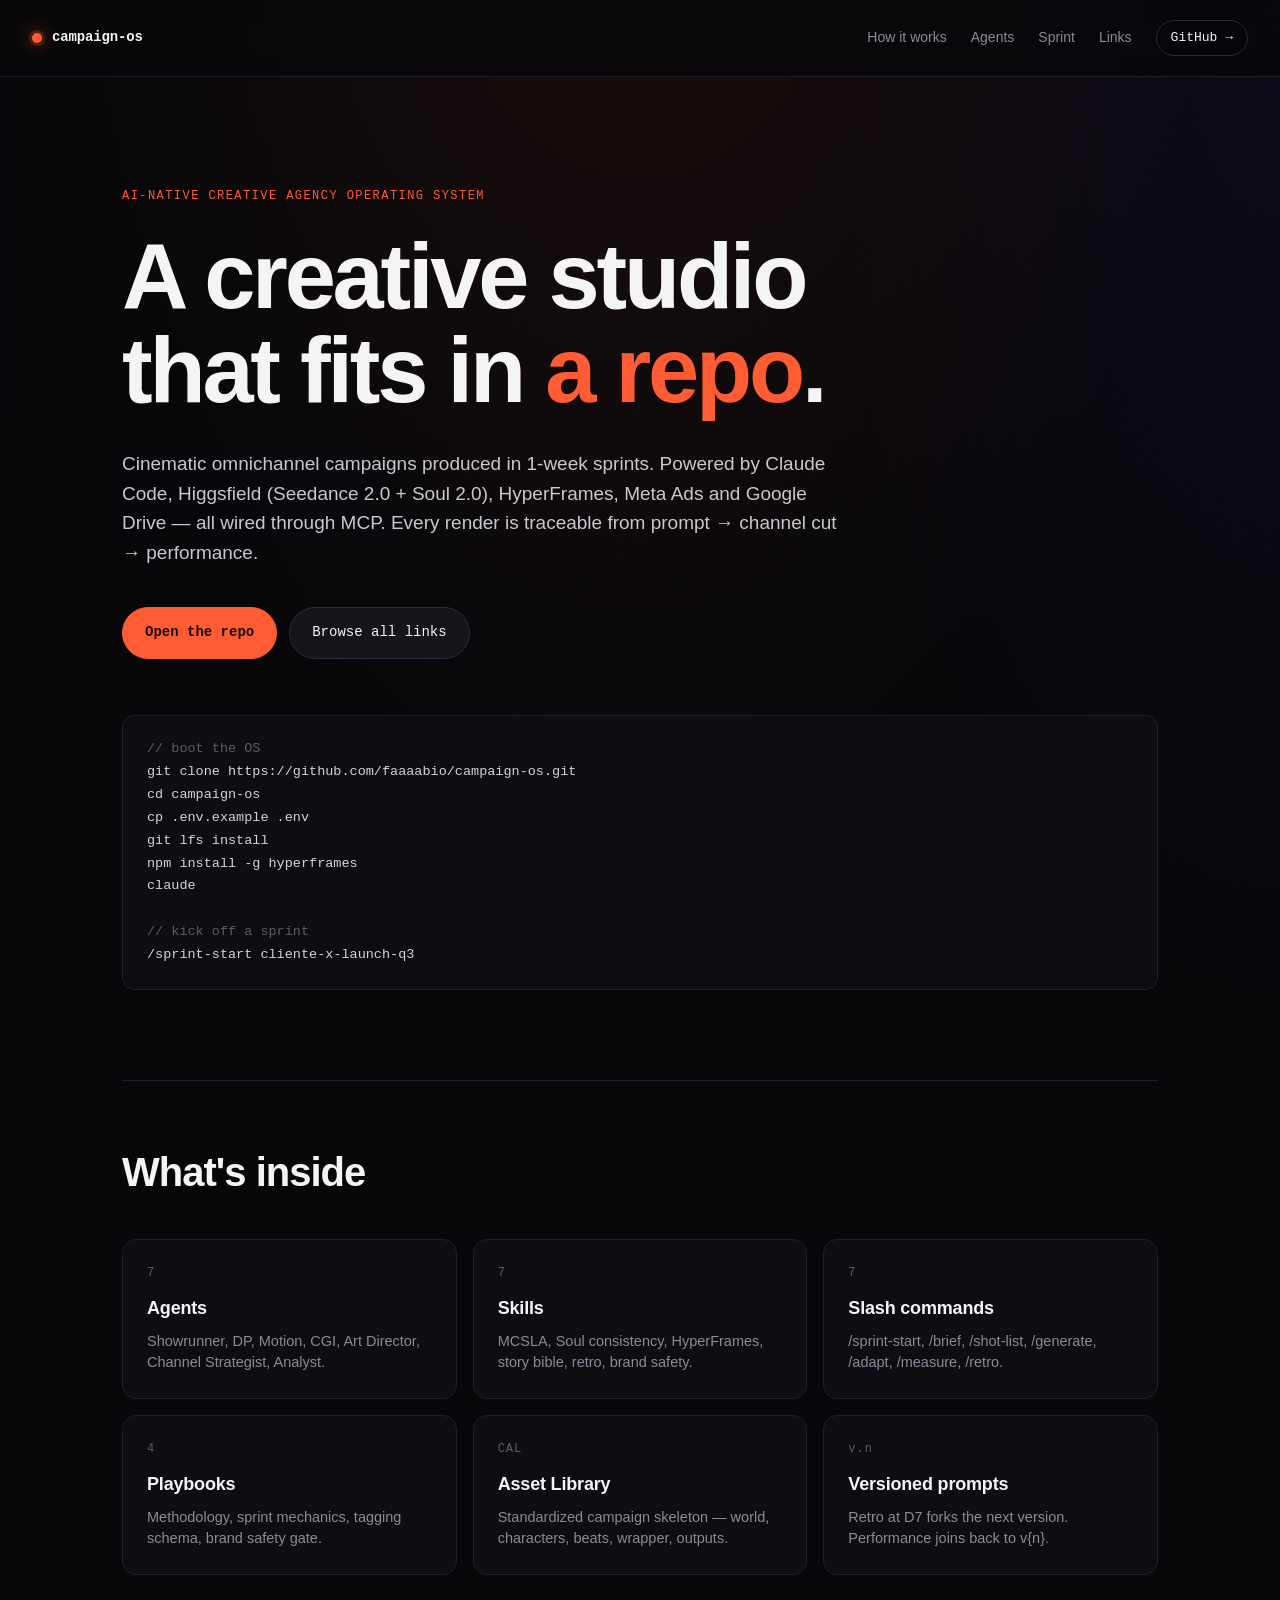
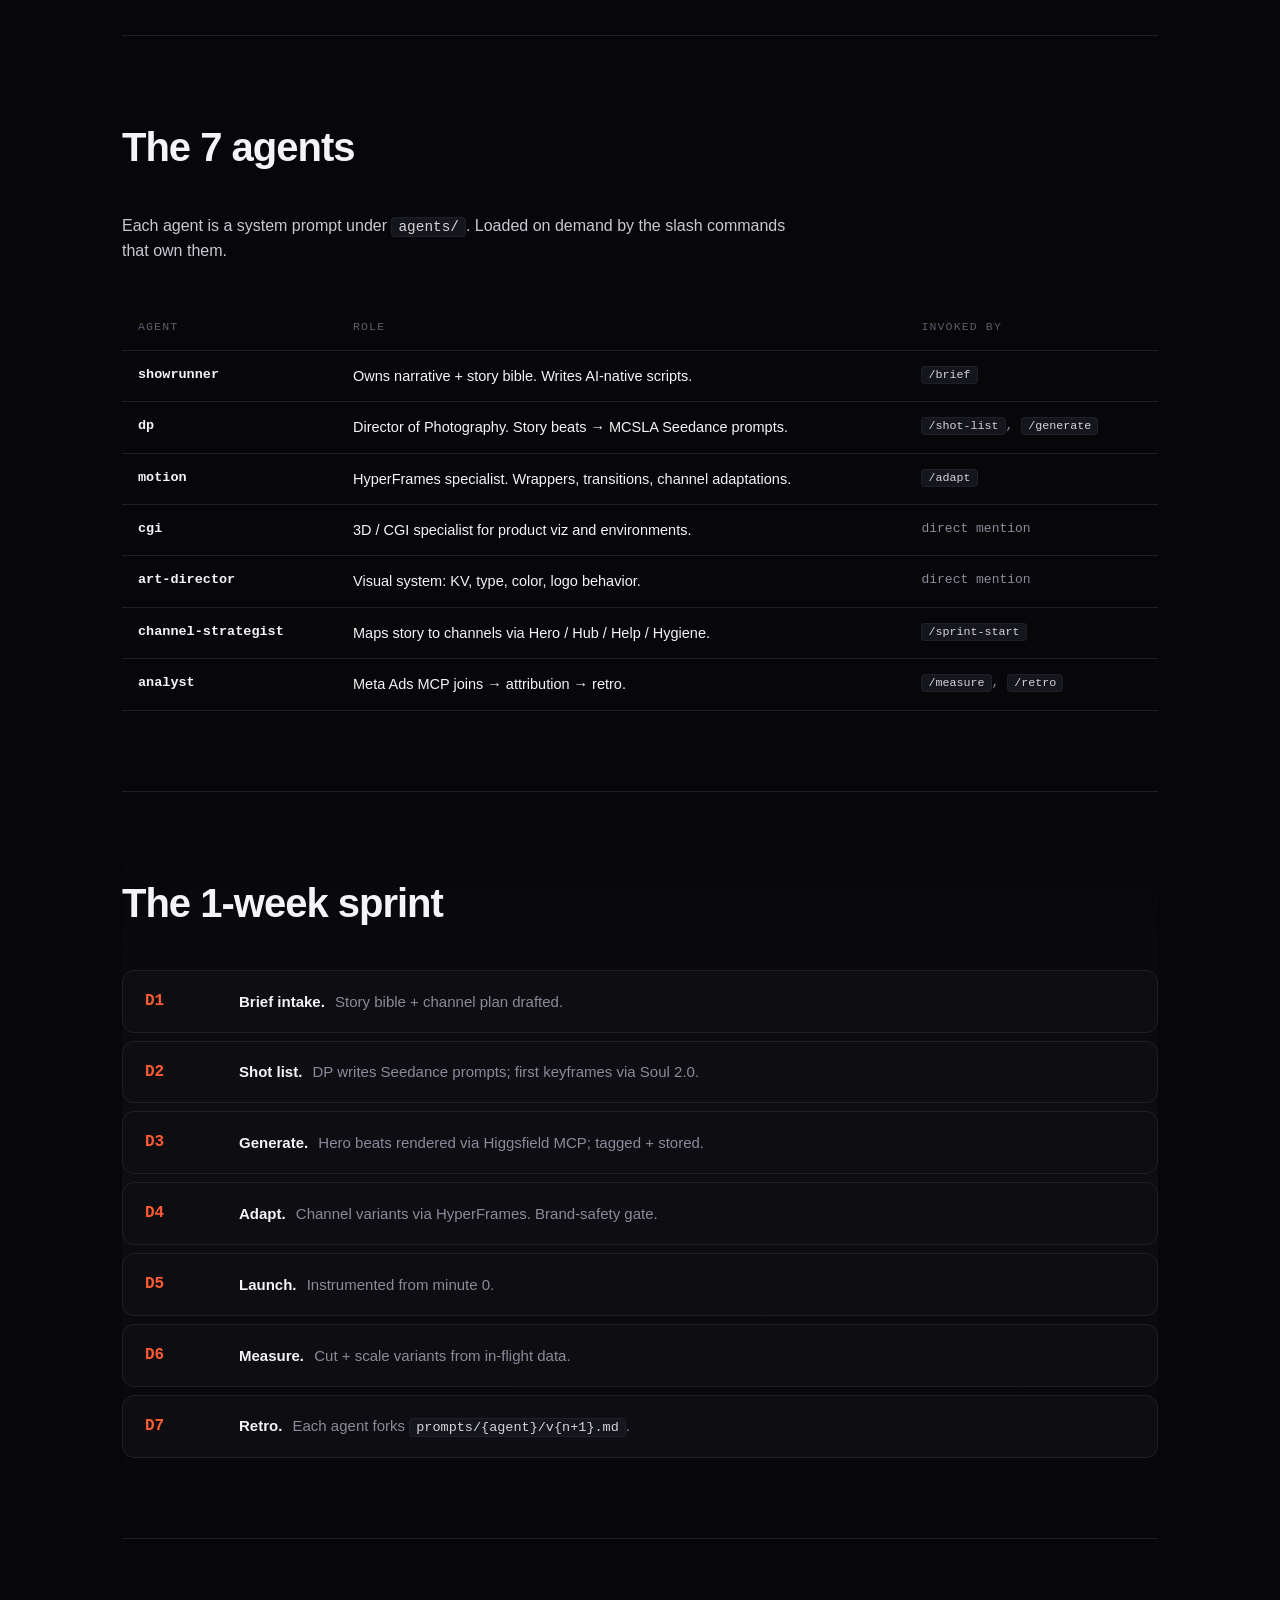
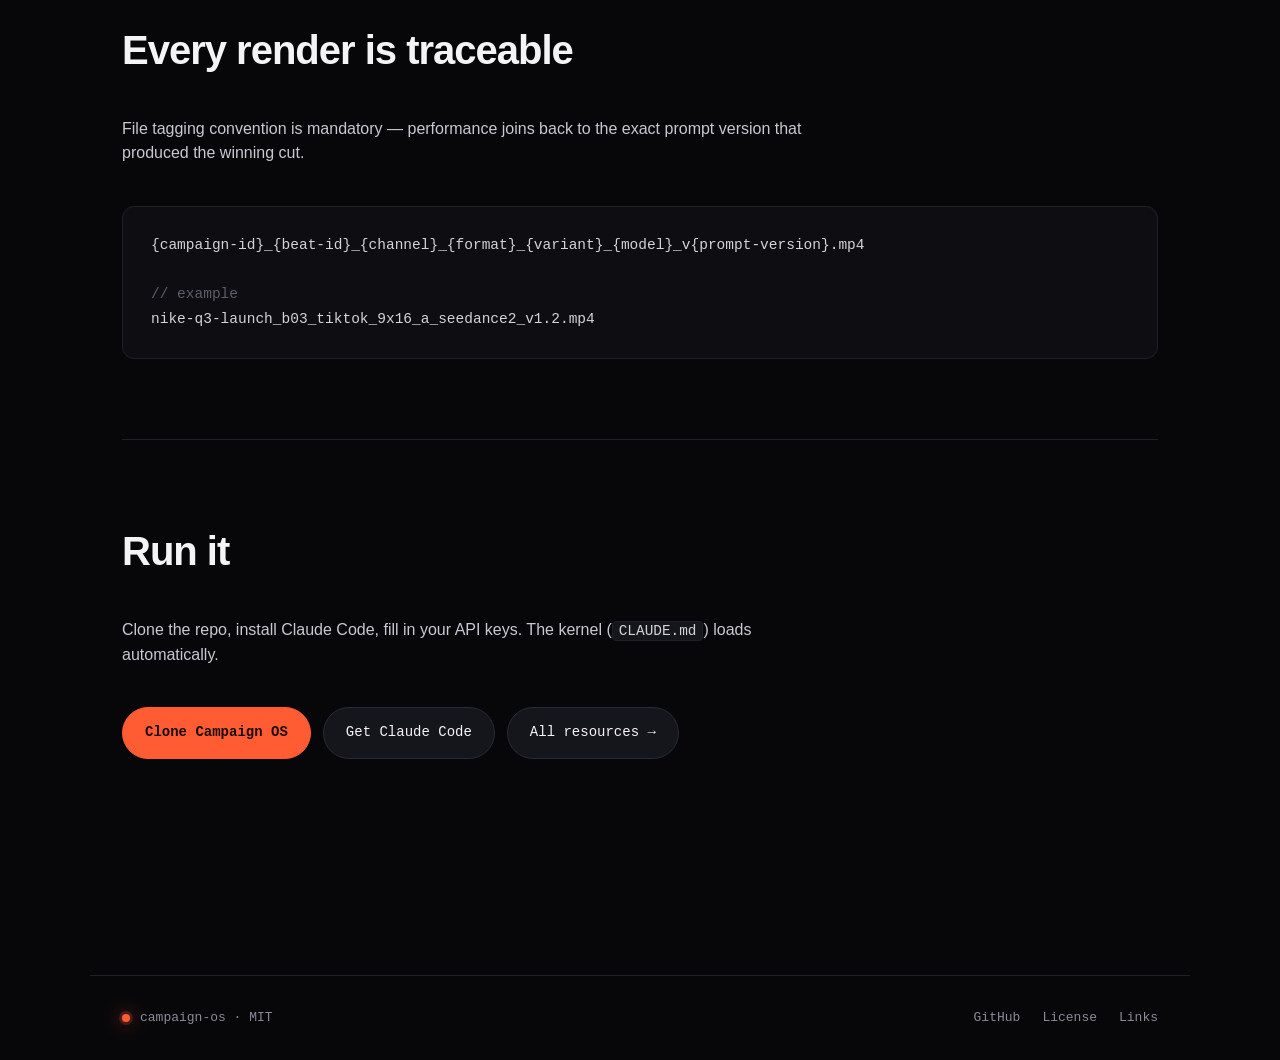
<file: index.html>
<!doctype html>
<html lang="en">
  <head>
    <meta charset="utf-8" />
    <meta name="viewport" content="width=device-width, initial-scale=1" />
    <title>Campaign OS — AI-native creative agency, in a repo</title>
    <meta
      name="description"
      content="An AI-native creative agency operating system. Cinematic omnichannel campaigns in 1-week sprints. Runs on Claude Code via terminal."
    />
    <meta property="og:title" content="Campaign OS" />
    <meta
      property="og:description"
      content="AI-native creative agency operating system. Cinematic campaigns in 1-week sprints."
    />
    <meta property="og:type" content="website" />
    <link rel="icon" href="data:image/svg+xml,%3Csvg xmlns='http://www.w3.org/2000/svg' viewBox='0 0 100 100'%3E%3Ctext y='.9em' font-size='90'%3E%E2%97%89%3C/text%3E%3C/svg%3E" />
    <link rel="stylesheet" href="styles.css" />
  </head>
  <body>
    <header class="nav">
      <a class="brand" href="/">
        <span class="brand-dot"></span>
        <span class="brand-name">campaign-os</span>
      </a>
      <nav>
        <a href="#how">How it works</a>
        <a href="#agents">Agents</a>
        <a href="#sprint">Sprint</a>
        <a href="links.html">Links</a>
        <a class="ghost" href="https://github.com/faaaabio/campaign-os" target="_blank" rel="noopener">GitHub →</a>
      </nav>
    </header>

    <main>
      <section class="hero">
        <p class="eyebrow">AI-native creative agency operating system</p>
        <h1>
          A creative studio<br />
          that fits in <span class="accent">a repo</span>.
        </h1>
        <p class="lede">
          Cinematic omnichannel campaigns produced in 1-week sprints. Powered by Claude Code,
          Higgsfield (Seedance 2.0 + Soul 2.0), HyperFrames, Meta Ads and Google Drive — all wired
          through MCP. Every render is traceable from prompt → channel cut → performance.
        </p>

        <div class="cta">
          <a class="btn primary" href="https://github.com/faaaabio/campaign-os" target="_blank" rel="noopener">
            Open the repo
          </a>
          <a class="btn" href="links.html">Browse all links</a>
        </div>

        <pre class="codeblock" aria-label="Quick start">
<span class="c">// boot the OS</span>
git clone https://github.com/faaaabio/campaign-os.git
cd campaign-os
cp .env.example .env
git lfs install
npm install -g hyperframes
claude

<span class="c">// kick off a sprint</span>
/sprint-start cliente-x-launch-q3</pre>
      </section>

      <section class="grid" id="how">
        <h2>What's inside</h2>
        <div class="cards">
          <a class="card" href="links.html#agents">
            <span class="num">7</span>
            <h3>Agents</h3>
            <p>Showrunner, DP, Motion, CGI, Art Director, Channel Strategist, Analyst.</p>
          </a>
          <a class="card" href="links.html#skills">
            <span class="num">7</span>
            <h3>Skills</h3>
            <p>MCSLA, Soul consistency, HyperFrames, story bible, retro, brand safety.</p>
          </a>
          <a class="card" href="links.html#commands">
            <span class="num">7</span>
            <h3>Slash commands</h3>
            <p>/sprint-start, /brief, /shot-list, /generate, /adapt, /measure, /retro.</p>
          </a>
          <a class="card" href="links.html#playbooks">
            <span class="num">4</span>
            <h3>Playbooks</h3>
            <p>Methodology, sprint mechanics, tagging schema, brand safety gate.</p>
          </a>
          <a class="card" href="links.html#cal">
            <span class="num">CAL</span>
            <h3>Asset Library</h3>
            <p>Standardized campaign skeleton — world, characters, beats, wrapper, outputs.</p>
          </a>
          <a class="card" href="links.html#prompts">
            <span class="num">v.n</span>
            <h3>Versioned prompts</h3>
            <p>Retro at D7 forks the next version. Performance joins back to v{n}.</p>
          </a>
        </div>
      </section>

      <section id="agents" class="band">
        <h2>The 7 agents</h2>
        <p class="lede small">
          Each agent is a system prompt under <code>agents/</code>. Loaded on demand by the slash
          commands that own them.
        </p>
        <table class="roles">
          <thead>
            <tr><th>Agent</th><th>Role</th><th>Invoked by</th></tr>
          </thead>
          <tbody>
            <tr><td><strong>showrunner</strong></td><td>Owns narrative + story bible. Writes AI-native scripts.</td><td><code>/brief</code></td></tr>
            <tr><td><strong>dp</strong></td><td>Director of Photography. Story beats → MCSLA Seedance prompts.</td><td><code>/shot-list</code>, <code>/generate</code></td></tr>
            <tr><td><strong>motion</strong></td><td>HyperFrames specialist. Wrappers, transitions, channel adaptations.</td><td><code>/adapt</code></td></tr>
            <tr><td><strong>cgi</strong></td><td>3D / CGI specialist for product viz and environments.</td><td>direct mention</td></tr>
            <tr><td><strong>art-director</strong></td><td>Visual system: KV, type, color, logo behavior.</td><td>direct mention</td></tr>
            <tr><td><strong>channel-strategist</strong></td><td>Maps story to channels via Hero / Hub / Help / Hygiene.</td><td><code>/sprint-start</code></td></tr>
            <tr><td><strong>analyst</strong></td><td>Meta Ads MCP joins → attribution → retro.</td><td><code>/measure</code>, <code>/retro</code></td></tr>
          </tbody>
        </table>
      </section>

      <section id="sprint" class="band alt">
        <h2>The 1-week sprint</h2>
        <ol class="sprint">
          <li><span class="day">D1</span><div><strong>Brief intake.</strong> Story bible + channel plan drafted.</div></li>
          <li><span class="day">D2</span><div><strong>Shot list.</strong> DP writes Seedance prompts; first keyframes via Soul 2.0.</div></li>
          <li><span class="day">D3</span><div><strong>Generate.</strong> Hero beats rendered via Higgsfield MCP; tagged + stored.</div></li>
          <li><span class="day">D4</span><div><strong>Adapt.</strong> Channel variants via HyperFrames. Brand-safety gate.</div></li>
          <li><span class="day">D5</span><div><strong>Launch.</strong> Instrumented from minute 0.</div></li>
          <li><span class="day">D6</span><div><strong>Measure.</strong> Cut + scale variants from in-flight data.</div></li>
          <li><span class="day">D7</span><div><strong>Retro.</strong> Each agent forks <code>prompts/{agent}/v{n+1}.md</code>.</div></li>
        </ol>
      </section>

      <section class="band tagging">
        <h2>Every render is traceable</h2>
        <p class="lede small">File tagging convention is mandatory — performance joins back to the exact prompt version that produced the winning cut.</p>
        <pre class="codeblock big">{campaign-id}_{beat-id}_{channel}_{format}_{variant}_{model}_v{prompt-version}.mp4

<span class="c">// example</span>
nike-q3-launch_b03_tiktok_9x16_a_seedance2_v1.2.mp4</pre>
      </section>

      <section class="band cta-band">
        <h2>Run it</h2>
        <p class="lede small">
          Clone the repo, install Claude Code, fill in your API keys. The kernel
          (<code>CLAUDE.md</code>) loads automatically.
        </p>
        <div class="cta">
          <a class="btn primary" href="https://github.com/faaaabio/campaign-os" target="_blank" rel="noopener">Clone Campaign OS</a>
          <a class="btn" href="https://claude.com/claude-code" target="_blank" rel="noopener">Get Claude Code</a>
          <a class="btn" href="links.html">All resources →</a>
        </div>
      </section>
    </main>

    <footer>
      <div>
        <span class="brand-dot small"></span>
        <span>campaign-os · MIT</span>
      </div>
      <div class="footer-links">
        <a href="https://github.com/faaaabio/campaign-os" target="_blank" rel="noopener">GitHub</a>
        <a href="https://github.com/faaaabio/campaign-os/blob/main/LICENSE" target="_blank" rel="noopener">License</a>
        <a href="links.html">Links</a>
      </div>
    </footer>
  </body>
</html>
</file>
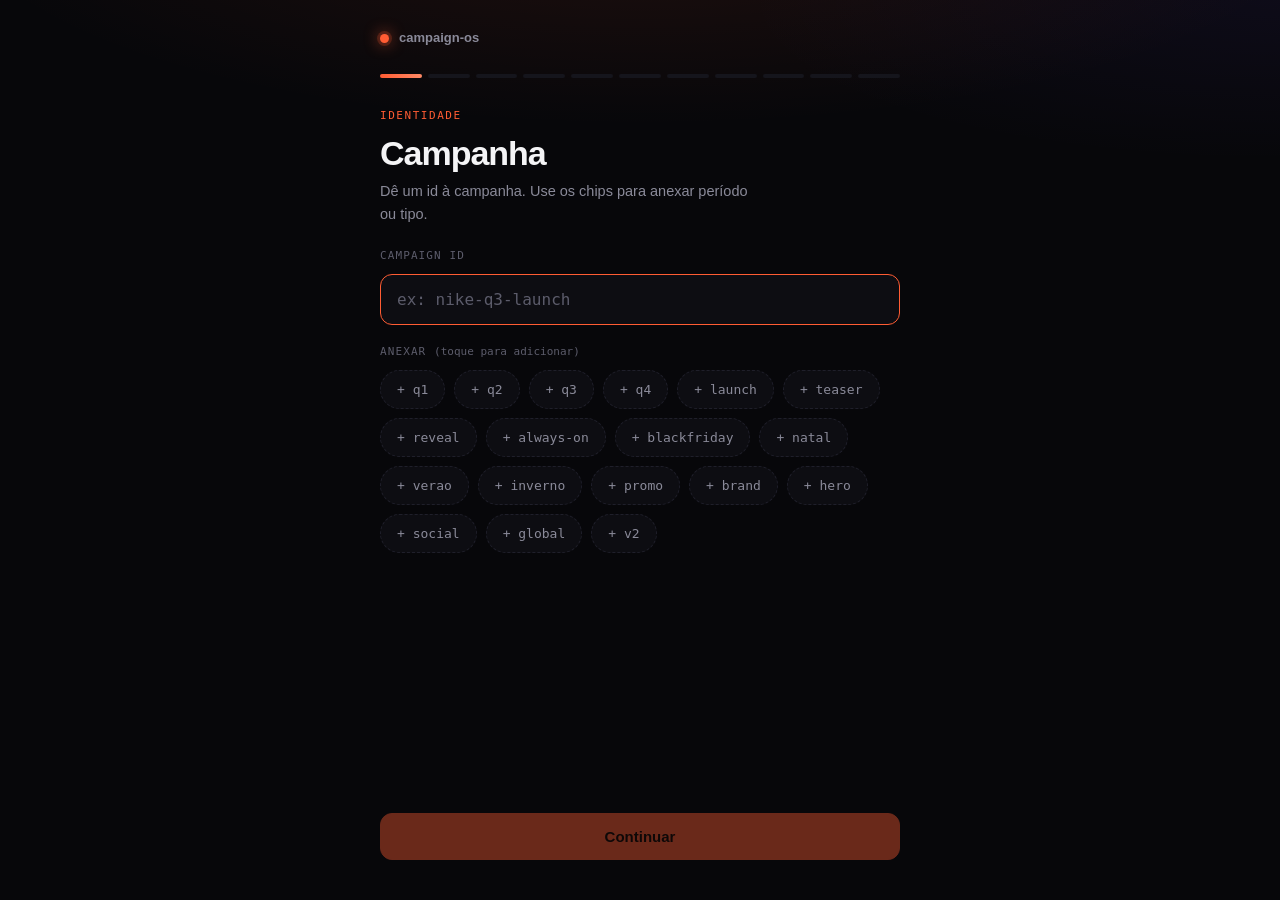
<file: campaign-builder.html>
<!doctype html>
<html lang="pt-BR">
<head>
<meta charset="utf-8" />
<meta name="viewport" content="width=device-width, initial-scale=1, viewport-fit=cover" />
<meta name="theme-color" content="#07070a" />
<title>Campaign OS — Criar campanha</title>
<meta name="description" content="Assistente guiado para criar uma campanha do Campaign OS: presets em chips a cada etapa, gera o brief.md e a sequência de comandos." />
<link rel="icon" href="data:image/svg+xml,%3Csvg xmlns='http://www.w3.org/2000/svg' viewBox='0 0 100 100'%3E%3Ctext y='.9em' font-size='90'%3E%E2%97%89%3C/text%3E%3C/svg%3E" />
<style>
:root{
  --bg:#07070a; --bg-2:#0d0d12; --bg-3:#15151c;
  --border:#1f1f2a; --border-2:#2a2a38;
  --text:#f4f4f6; --muted:#8a8a99; --muted-2:#5c5c6b;
  --accent:#ff5c33; --accent-soft:rgba(255,92,51,.12);
  --ok:#43d17a;
  --sans:-apple-system,BlinkMacSystemFont,"Inter","Segoe UI",Roboto,sans-serif;
  --mono:ui-monospace,"SF Mono",Menlo,Consolas,monospace;
}
*{box-sizing:border-box}
html,body{margin:0;padding:0}
body{
  background:
    radial-gradient(ellipse 90% 40% at 50% -10%,rgba(255,92,51,.10),transparent 60%),
    radial-gradient(ellipse 70% 30% at 100% 0%,rgba(120,80,255,.06),transparent 60%),
    var(--bg);
  color:var(--text); font-family:var(--sans); line-height:1.55;
  -webkit-font-smoothing:antialiased; min-height:100vh;
}
.wrap{max-width:560px;margin:0 auto;padding:28px 20px calc(40px + env(safe-area-inset-bottom,0px));min-height:100vh;display:flex;flex-direction:column}

/* brand */
.brand{display:inline-flex;align-items:center;gap:10px;font-size:13px;font-weight:600;color:var(--muted);margin-bottom:26px}
.brand .dot{width:9px;height:9px;border-radius:50%;background:var(--accent);box-shadow:0 0 0 3px rgba(255,92,51,.2),0 0 16px var(--accent)}

/* progress */
.progress{display:flex;gap:6px;margin-bottom:24px}
.progress .seg{height:4px;flex:1;border-radius:999px;background:var(--bg-3);overflow:hidden}
.progress .seg.done{background:var(--accent)}
.progress .seg.cur{background:linear-gradient(90deg,var(--accent),#ff8a66)}

/* head */
.head{display:flex;align-items:center;gap:12px;margin-bottom:6px}
.back{width:36px;height:36px;flex:none;border-radius:10px;border:1px solid var(--border-2);background:var(--bg-2);color:var(--text);font-size:20px;line-height:1;cursor:pointer;transition:.14s}
.back:hover{border-color:var(--accent);color:var(--accent)}
.back[hidden]{display:none}
.eyebrow{font-family:var(--mono);font-size:11px;letter-spacing:.14em;text-transform:uppercase;color:var(--accent)}
h1{font-size:clamp(26px,6vw,34px);letter-spacing:-.03em;margin:2px 0 8px;line-height:1.1}
.hint{color:var(--muted);font-size:14.5px;margin:0 0 22px;max-width:46ch}

/* step body */
.step{flex:1;animation:rise .22s ease}
@keyframes rise{from{opacity:0;transform:translateY(6px)}to{opacity:1;transform:none}}

.field{margin-bottom:18px}
.label{display:block;font-family:var(--mono);font-size:11px;letter-spacing:.1em;text-transform:uppercase;color:var(--muted-2);margin-bottom:10px}
.label .opt{text-transform:none;letter-spacing:0;color:var(--muted-2)}
input.txt{width:100%;background:var(--bg-2);border:1px solid var(--border);border-radius:12px;padding:15px 16px;color:var(--text);font-family:var(--mono);font-size:16px;outline:none;transition:.15s}
input.txt:focus{border-color:var(--accent)}
input.txt::placeholder{color:var(--muted-2)}

/* chips */
.chips{display:flex;flex-wrap:wrap;gap:9px}
.chip{font-family:var(--mono);font-size:13px;color:var(--muted);background:var(--bg-2);border:1px solid var(--border);border-radius:999px;padding:11px 16px;cursor:pointer;transition:.14s;user-select:none}
.chip:hover{border-color:var(--border-2);color:var(--text)}
.chip.on{background:var(--accent);border-color:var(--accent);color:#1a0a04;font-weight:600}
.chip.preset{border-style:dashed}
.chip.preset:hover{border-style:solid;border-color:var(--accent);color:var(--accent)}
.chip.preset.on{border-style:solid;background:var(--accent);color:#1a0a04}
.sub{font-size:12.5px;color:var(--muted-2);margin:10px 0 0}

/* nav */
.nav{display:flex;gap:10px;margin-top:26px}
.btn{flex:1;padding:14px;border-radius:12px;border:1px solid var(--border-2);background:var(--bg-3);color:var(--text);font-family:var(--sans);font-size:15px;font-weight:600;cursor:pointer;transition:.15s}
.btn:hover:not(:disabled){border-color:#4a4a5c;background:#1c1c26}
.btn:disabled{opacity:.4;cursor:not-allowed}
.btn.primary{background:var(--accent);border-color:var(--accent);color:#1a0a04}
.btn.primary:hover:not(:disabled){background:#ff734d;border-color:#ff734d;box-shadow:0 8px 26px rgba(255,92,51,.3)}

/* summary */
.out{margin-bottom:16px}
.out h3{font-family:var(--mono);font-size:11px;letter-spacing:.12em;text-transform:uppercase;color:var(--muted-2);margin:0 0 10px}
.code{position:relative;background:var(--bg-2);border:1px solid var(--border);border-radius:12px;padding:16px 16px;font-family:var(--mono);font-size:13px;line-height:1.7;color:#d4d4d8;white-space:pre-wrap;word-break:break-word;overflow-x:auto}
.code .c{color:var(--muted-2)}
.copy{position:absolute;top:10px;right:10px;font-family:var(--mono);font-size:11px;font-weight:600;color:#1a0a04;background:var(--accent);border:none;border-radius:7px;padding:7px 10px;cursor:pointer;transition:.15s}
.copy:hover{background:#ff734d}
.copy.done{background:var(--ok);color:#04140a}
.recap{display:grid;gap:6px;margin-bottom:18px}
.recap .row{display:flex;gap:10px;font-size:13.5px;border-bottom:1px solid var(--border);padding:9px 2px}
.recap .row:last-child{border-bottom:none}
.recap .k{font-family:var(--mono);font-size:11px;letter-spacing:.06em;text-transform:uppercase;color:var(--muted-2);width:84px;flex:none;padding-top:2px}
.recap .v{color:var(--text)}
.recap .v.empty{color:var(--muted-2)}

.toast{position:fixed;left:50%;bottom:26px;transform:translateX(-50%) translateY(20px);background:var(--text);color:var(--bg);font-family:var(--mono);font-size:13px;font-weight:600;padding:10px 18px;border-radius:999px;opacity:0;pointer-events:none;transition:.25s;z-index:80}
.toast.show{opacity:1;transform:translateX(-50%) translateY(0)}
</style>
</head>
<body>
<div class="wrap">
  <span class="brand"><span class="dot"></span>campaign-os</span>

  <div class="progress" id="progress"></div>

  <div class="head">
    <button class="back" id="back" aria-label="Voltar" hidden>‹</button>
    <div>
      <span class="eyebrow" id="eyebrow">Etapa 1</span>
    </div>
  </div>
  <h1 id="title">Campanha</h1>
  <p class="hint" id="hint"></p>

  <div class="step" id="step"></div>

  <div class="nav" id="nav"></div>
</div>

<div class="toast" id="toast"></div>

<script>
(()=>{
"use strict";
const $=(s,r=document)=>r.querySelector(s);

const CHANNELS=["tiktok","reels","yt-shorts","yt","meta-feed","stories","pinterest","linkedin","x","threads","whatsapp","kwai","snapchat","twitch","spotify","ctv","ooh","email"];
const CHANNEL_BUNDLES={
  "Shorts verticais":["tiktok","reels","yt-shorts","kwai"],
  "Meta":["meta-feed","stories","reels"],
  "Profissional":["linkedin","yt","x"],
  "Mídia paga":["meta-feed","ctv","ooh"],
  "Conversa / CRM":["whatsapp","email"],
  "Tudo":[...CHANNELS]
};

const STEPS=[
  {key:"id",title:"Campanha",eyebrow:"Identidade",hint:"Dê um id à campanha. Use os chips para anexar período ou tipo.",
   type:"text",placeholder:"ex: nike-q3-launch",
   presets:["q1","q2","q3","q4","launch","teaser","reveal","always-on","blackfriday","natal","verao","inverno","promo","brand","hero","social","global","v2"]},
  {key:"objetivo",title:"Objetivo",hint:"Qual o objetivo principal da campanha?",
   type:"single",opts:["Lançamento","Awareness","Consideração","Performance / conversão","Geração de leads","Engajamento","Tráfego","Retenção / fidelização","Reposicionamento","Sazonal","Branding"]},
  {key:"produto",title:"Produto",hint:"Qual a natureza do que está sendo anunciado?",
   type:"single",opts:["Produto físico","App / software","Serviço","Assinatura","Plataforma","Evento","Coleção","Conteúdo / mídia","Experiência"]},
  {key:"setor",title:"Setor",hint:"Em que indústria a campanha vive?",
   type:"single",opts:["Moda","Beleza","Tech","Alimentos & bebidas","Varejo","Finanças","Saúde & bem-estar","Educação","Games","Automotivo","Viagem & turismo","Esporte","Entretenimento","Imobiliário"]},
  {key:"tom",title:"Tom",hint:"Escolha um ou mais tons para a direção criativa.",
   type:"multi",opts:["Cinematográfico","Minimalista","Divertido","Sofisticado","Energético","Emocional","Ousado","Aspiracional","Nostálgico","Autêntico","Provocativo","Futurista","Caloroso","Urbano","Artesanal","Premium"]},
  {key:"referencias",title:"Referências",hint:"Referências de linguagem / mood. Marque quantas quiser.",
   type:"multi",opts:["A24 / indie","Editorial de moda","Documentário","Apple / clean","Nike / esporte","Wes Anderson","Cyberpunk","Y2K","Vintage 90s","Lo-fi","Streetwear / hype","Luxo editorial","Sci-fi","Brutalista","Sonho / surreal"]},
  {key:"estilos",title:"Estilos",hint:"Estilos visuais para os shots. Marque um ou mais.",
   type:"multi",opts:["Film grain","Neon","Pastel","Preto & branco","Alto contraste","Slow motion","Macro / detalhe","Aéreo / drone","Stop motion","3D / CGI","Glitch","Duotone","Golden hour","Estúdio limpo","Handheld"]},
  {key:"publico",title:"Público",hint:"Para quem é a campanha? Pode marcar mais de um.",
   type:"multi",opts:["Gen Z","Millennials","Gen X","Boomers","Famílias","Pais & mães","Estudantes","Profissionais B2B","Pequenos negócios","Criativos","Entusiastas / nicho","Público local","Audiência global","Premium / luxo"]},
  {key:"canais",title:"Canais",hint:"Onde a campanha será distribuída. Use um pacote ou escolha avulso.",
   type:"channels"},
  {key:"prazo",title:"Prazo",hint:"Qual a cadência da produção?",
   type:"single",opts:["Sprint 1 semana","2 semanas","Relâmpago (3 dias)"]},
  {key:"resumo",title:"Tudo pronto",eyebrow:"Resumo",hint:"Copie o brief e a sequência de comandos para o Claude Code.",
   type:"summary"},
];

const state=load();
let i=state._i||0;

function load(){try{return JSON.parse(localStorage.getItem("cob"))||{}}catch{return {}}}
function save(){try{state._i=i;localStorage.setItem("cob",JSON.stringify(state))}catch{}}
function toast(m){const t=$("#toast");t.textContent=m;t.classList.add("show");clearTimeout(toast._t);toast._t=setTimeout(()=>t.classList.remove("show"),1600)}
function slug(s){return (s||"").toLowerCase().normalize("NFD").replace(/[̀-ͯ]/g,"").replace(/[^a-z0-9]+/g,"-").replace(/^-+|-+$/g,"")}

function go(n){i=Math.max(0,Math.min(STEPS.length-1,n));save();render()}

function render(){
  const s=STEPS[i];
  // progress
  $("#progress").innerHTML=STEPS.map((_,k)=>`<span class="seg ${k<i?"done":k===i?"cur":""}"></span>`).join("");
  $("#eyebrow").textContent=s.eyebrow||("Etapa "+(i+1));
  $("#title").textContent=s.title;
  $("#hint").textContent=s.hint||"";
  $("#back").hidden=i===0;
  const step=$("#step");step.innerHTML="";
  const nav=$("#nav");nav.innerHTML="";

  if(s.type==="text"){
    const f=document.createElement("div");f.className="field";
    f.innerHTML=`<label class="label">campaign id</label>`;
    const inp=document.createElement("input");inp.className="txt";inp.value=state.id||"";inp.placeholder=s.placeholder;
    inp.spellcheck=false;inp.autocomplete="off";
    inp.addEventListener("input",()=>{state.id=slug(inp.value);if(inp.value!==state.id)inp.value=state.id;save();syncIdChips();updateNav()});
    f.appendChild(inp);
    const lab=document.createElement("label");lab.className="label";lab.style.marginTop="16px";lab.innerHTML=`anexar <span class="opt">(toque para adicionar)</span>`;
    const chips=document.createElement("div");chips.className="chips";chips.id="idchips";
    s.presets.forEach(p=>{
      const c=document.createElement("button");c.className="chip preset";c.textContent="+ "+p;c.dataset.tok=p;
      c.addEventListener("click",()=>{
        const tok="-"+p;state.id=slug((state.id||"")+ (state.id?tok:p));
        inp.value=state.id;save();syncIdChips();updateNav();
      });
      chips.appendChild(c);
    });
    step.appendChild(f);step.appendChild(lab);step.appendChild(chips);
    navContinue();
    syncIdChips();
  }

  else if(s.type==="single"){
    const chips=document.createElement("div");chips.className="chips";
    s.opts.forEach(o=>{
      const c=document.createElement("button");c.className="chip";c.textContent=o;
      if(state[s.key]===o)c.classList.add("on");
      c.addEventListener("click",()=>{state[s.key]=o;save();render();setTimeout(()=>go(i+1),200)});
      chips.appendChild(c);
    });
    step.appendChild(chips);
    navContinue();
  }

  else if(s.type==="multi"){
    state[s.key]=state[s.key]||[];
    const chips=document.createElement("div");chips.className="chips";
    s.opts.forEach(o=>{
      const c=document.createElement("button");c.className="chip";c.textContent=o;
      if(state[s.key].includes(o))c.classList.add("on");
      c.addEventListener("click",()=>{
        state[s.key]=state[s.key].includes(o)?state[s.key].filter(x=>x!==o):[...state[s.key],o];
        c.classList.toggle("on");save();updateNav();
      });
      chips.appendChild(c);
    });
    step.appendChild(chips);
    navContinue();
  }

  else if(s.type==="channels"){
    state.canais=state.canais||[];
    const lb=document.createElement("label");lb.className="label";lb.innerHTML=`pacotes <span class="opt">(aplicam vários)</span>`;
    const bundles=document.createElement("div");bundles.className="chips";
    Object.entries(CHANNEL_BUNDLES).forEach(([name,list])=>{
      const c=document.createElement("button");c.className="chip preset";c.textContent=name;
      c.addEventListener("click",()=>{state.canais=[...list];save();render()});
      bundles.appendChild(c);
    });
    const lb2=document.createElement("label");lb2.className="label";lb2.style.marginTop="16px";lb2.textContent="canais";
    const chips=document.createElement("div");chips.className="chips";
    CHANNELS.forEach(ch=>{
      const c=document.createElement("button");c.className="chip";c.textContent=ch;
      if(state.canais.includes(ch))c.classList.add("on");
      c.addEventListener("click",()=>{
        state.canais=state.canais.includes(ch)?state.canais.filter(x=>x!==ch):[...state.canais,ch];
        c.classList.toggle("on");save();updateNav()});
      chips.appendChild(c);
    });
    step.appendChild(lb);step.appendChild(bundles);step.appendChild(lb2);step.appendChild(chips);
    navContinue();
  }

  else if(s.type==="summary"){
    const id=state.id||"minha-campanha";
    const recap=[
      ["objetivo",state.objetivo],
      ["produto",state.produto],
      ["setor",state.setor],
      ["tom",(state.tom||[]).join(", ")],
      ["referências",(state.referencias||[]).join(", ")],
      ["estilos",(state.estilos||[]).join(", ")],
      ["público",(state.publico||[]).join(", ")],
      ["canais",(state.canais||[]).join(", ")],
      ["prazo",state.prazo],
    ];
    const r=document.createElement("div");r.className="recap";
    r.innerHTML=recap.map(([k,v])=>`<div class="row"><span class="k">${k}</span><span class="v ${v?"":"empty"}">${v||"—"}</span></div>`).join("");
    step.appendChild(r);

    const brief=briefMd(id);
    const cmds=commands(id);
    step.appendChild(block("brief.md",brief));
    step.appendChild(block("comandos (Claude Code)",cmds));

    const restart=document.createElement("button");restart.className="btn";restart.textContent="Recomeçar";
    restart.addEventListener("click",()=>{for(const k in state)delete state[k];i=0;save();render()});
    nav.appendChild(restart);
    const top=document.createElement("button");top.className="btn primary";top.textContent="Copiar tudo";
    top.addEventListener("click",()=>copy(brief+"\n\n"+cmds,top));
    nav.appendChild(top);
  }

  if(s.type==="text")setTimeout(()=>{const el=$("input.txt");el&&el.focus()},30);
  $("#back").onclick=()=>go(i-1);
}

function navContinue(){
  const nav=$("#nav");
  const b=document.createElement("button");b.className="btn primary";b.id="cont";
  b.textContent=i===STEPS.length-2?"Ver resumo":"Continuar";
  b.addEventListener("click",()=>go(i+1));
  nav.appendChild(b);
  updateNav();
}
function updateNav(){
  const s=STEPS[i],b=$("#cont");if(!b)return;
  let ok=true;
  if(s.type==="text")ok=!!(state.id&&state.id.length>=2);
  else if(s.type==="multi")ok=(state[s.key]||[]).length>0;
  else if(s.type==="channels")ok=(state.canais||[]).length>0;
  b.disabled=!ok;
}
function syncIdChips(){
  const wrap=$("#idchips");if(!wrap)return;
  const parts=(state.id||"").split("-");
  [...wrap.children].forEach(c=>c.classList.toggle("on",parts.includes(c.dataset.tok)));
}

function briefMd(id){
  const L=[];
  L.push("# Brief — "+id);
  L.push("");
  L.push("- Objetivo: "+(state.objetivo||""));
  L.push("- Produto: "+(state.produto||""));
  L.push("- Setor: "+(state.setor||""));
  L.push("- Tom: "+((state.tom||[]).join(", ")));
  L.push("- Referências: "+((state.referencias||[]).join(", ")));
  L.push("- Estilos: "+((state.estilos||[]).join(", ")));
  L.push("- Público: "+((state.publico||[]).join(", ")));
  L.push("- Canais: "+((state.canais||[]).join(", ")));
  L.push("- Prazo: "+(state.prazo||""));
  return L.join("\n");
}
function commands(id){
  const ch=(state.canais||[]).join(",");
  const L=[];
  L.push("# 1 — cria a campanha + brief");
  L.push("/sprint-start "+id);
  L.push("/brief");
  L.push("");
  L.push("# 2 — produção");
  L.push("/shot-list");
  L.push("/generate b01");
  L.push("/adapt b01"+(ch?" --channels="+ch:""));
  L.push("");
  L.push("# 3 — pós-launch");
  L.push("/measure");
  L.push("/retro");
  return L.join("\n");
}
function block(title,text){
  const w=document.createElement("div");w.className="out";
  const h=document.createElement("h3");h.textContent=title;
  const pre=document.createElement("div");pre.className="code";
  pre.innerHTML=text.replace(/[&<>]/g,c=>({"&":"&amp;","<":"&lt;",">":"&gt;"}[c])).replace(/^(#.*)$/gm,'<span class="c">$1</span>');
  const cp=document.createElement("button");cp.className="copy";cp.textContent="Copiar";
  cp.addEventListener("click",()=>copy(text,cp));
  pre.appendChild(cp);
  w.appendChild(h);w.appendChild(pre);return w;
}
async function copy(text,btn){
  try{await navigator.clipboard.writeText(text)}catch{
    const t=document.createElement("textarea");t.value=text;t.style.position="fixed";t.style.opacity="0";document.body.appendChild(t);t.select();try{document.execCommand("copy")}catch{}t.remove();
  }
  if(btn){const p=btn.textContent;btn.textContent="Copiado ✓";btn.classList.add("done");setTimeout(()=>{btn.textContent=p;btn.classList.remove("done")},1300)}
  toast("Copiado ✓");
}

render();
})();
</script>
</body>
</html>
</file>
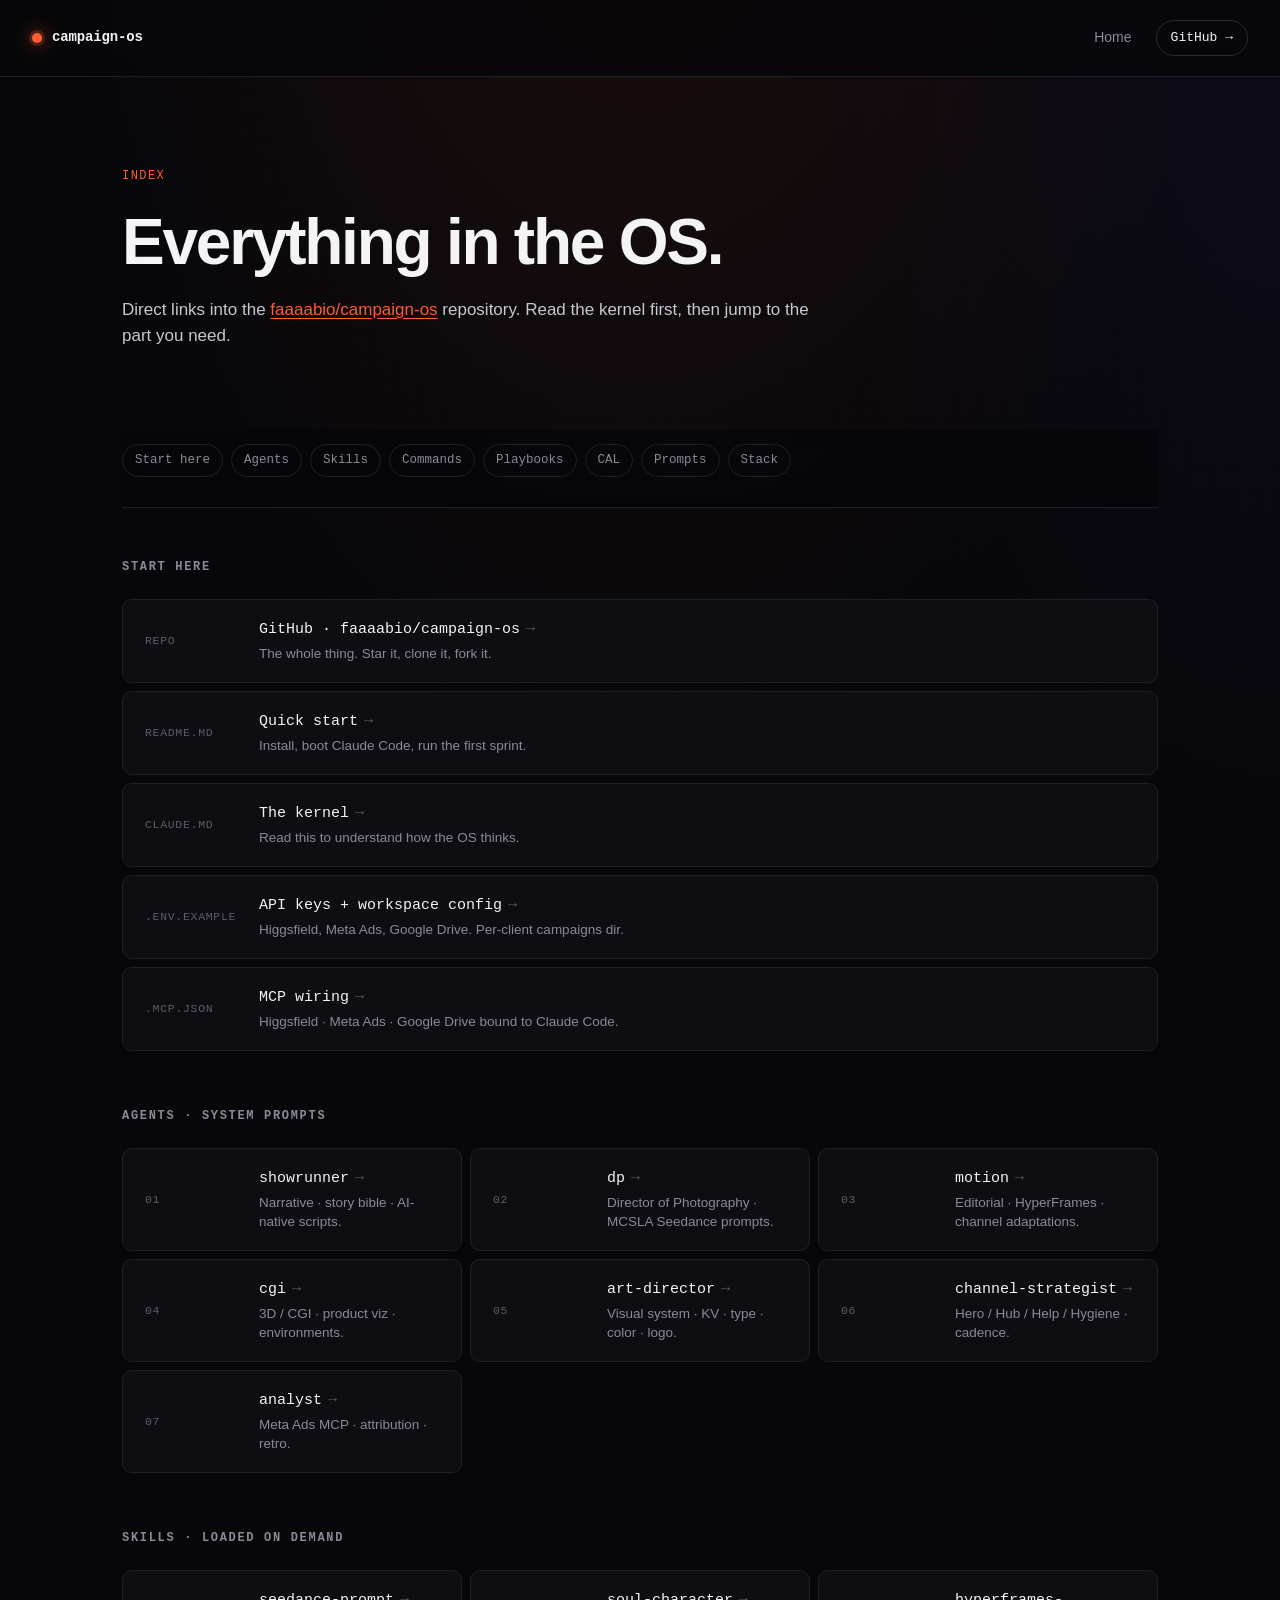
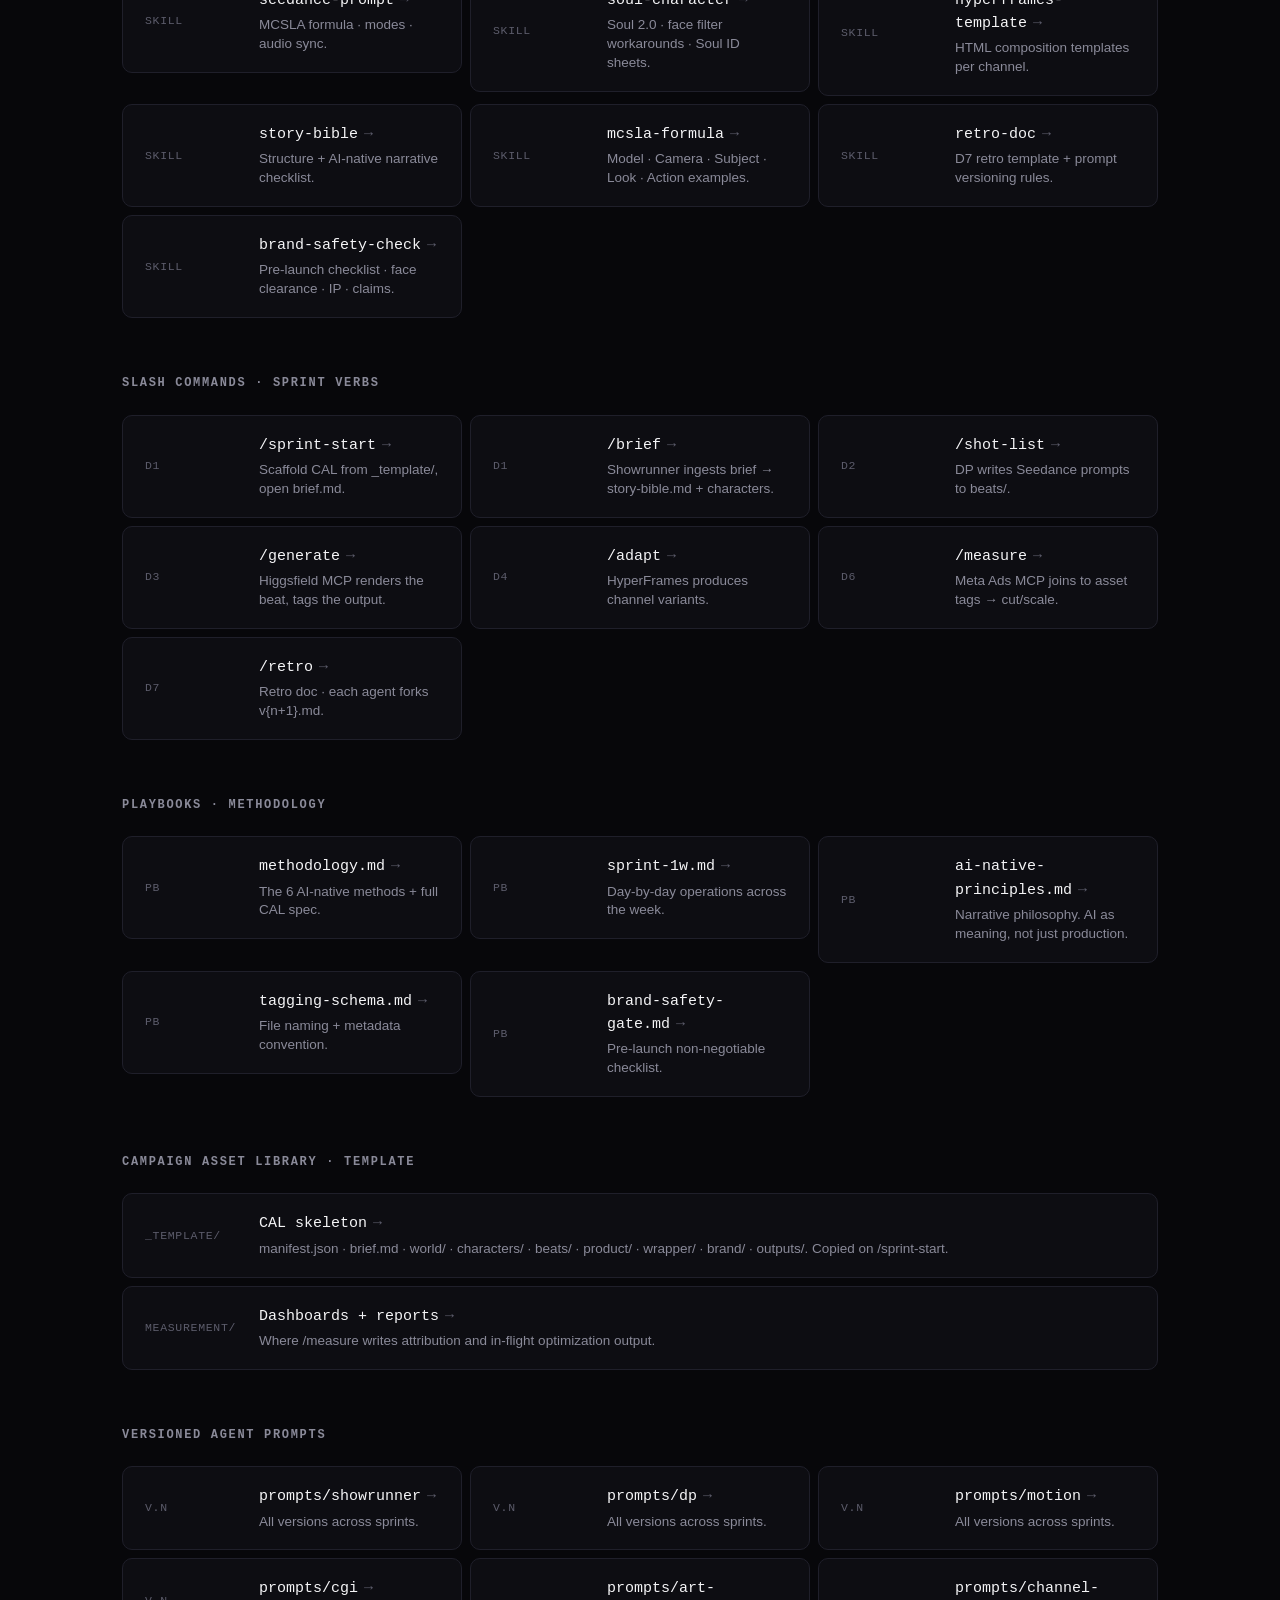
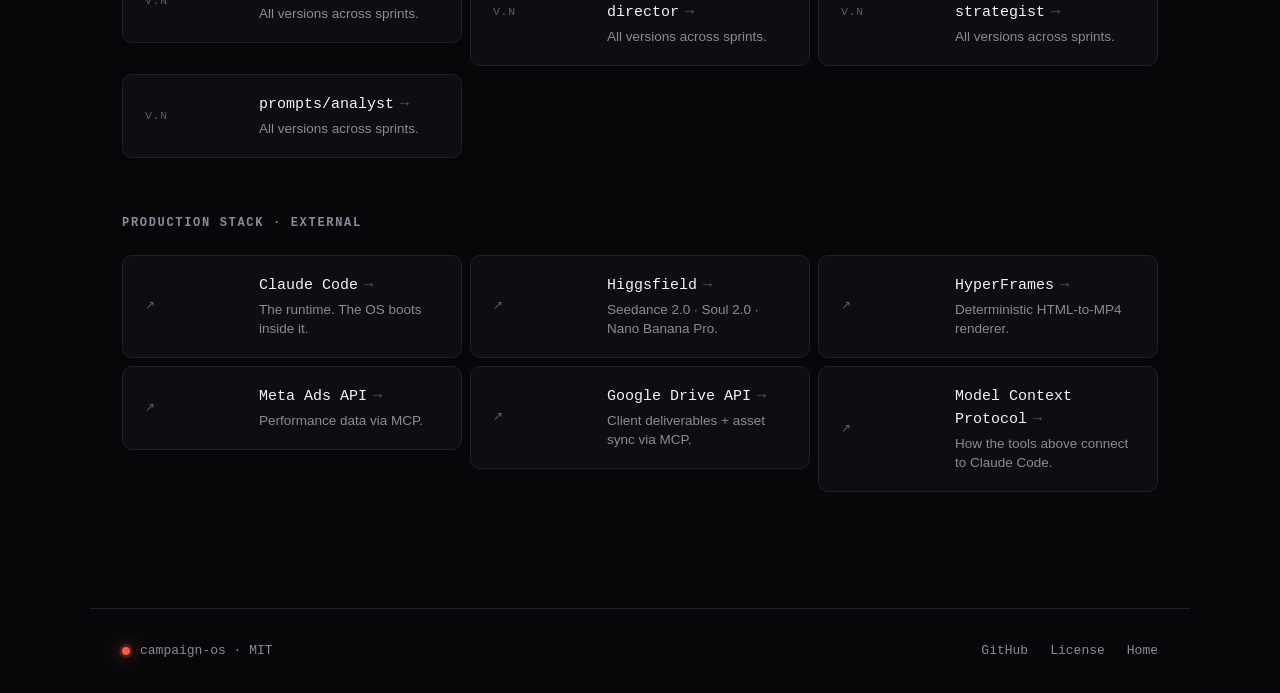
<file: links.html>
<!doctype html>
<html lang="en">
  <head>
    <meta charset="utf-8" />
    <meta name="viewport" content="width=device-width, initial-scale=1" />
    <title>Campaign OS — Links</title>
    <meta name="description" content="Every piece of Campaign OS — agents, skills, slash commands, playbooks, templates." />
    <link rel="icon" href="data:image/svg+xml,%3Csvg xmlns='http://www.w3.org/2000/svg' viewBox='0 0 100 100'%3E%3Ctext y='.9em' font-size='90'%3E%E2%97%89%3C/text%3E%3C/svg%3E" />
    <link rel="stylesheet" href="styles.css" />
  </head>
  <body class="links-page">
    <header class="nav">
      <a class="brand" href="/">
        <span class="brand-dot"></span>
        <span class="brand-name">campaign-os</span>
      </a>
      <nav>
        <a href="index.html">Home</a>
        <a class="ghost" href="https://github.com/faaaabio/campaign-os" target="_blank" rel="noopener">GitHub →</a>
      </nav>
    </header>

    <main class="links-main">
      <section class="links-hero">
        <p class="eyebrow">Index</p>
        <h1>Everything in the OS.</h1>
        <p class="lede">
          Direct links into the <a href="https://github.com/faaaabio/campaign-os" target="_blank" rel="noopener">faaaabio/campaign-os</a>
          repository. Read the kernel first, then jump to the part you need.
        </p>
      </section>

      <nav class="toc" aria-label="Sections">
        <a href="#start">Start here</a>
        <a href="#agents">Agents</a>
        <a href="#skills">Skills</a>
        <a href="#commands">Commands</a>
        <a href="#playbooks">Playbooks</a>
        <a href="#cal">CAL</a>
        <a href="#prompts">Prompts</a>
        <a href="#stack">Stack</a>
      </nav>

      <section id="start" class="link-group">
        <h2>Start here</h2>
        <ul class="link-list">
          <li>
            <a href="https://github.com/faaaabio/campaign-os" target="_blank" rel="noopener">
              <span class="key">repo</span>
              <span class="title">GitHub · faaaabio/campaign-os</span>
              <span class="sub">The whole thing. Star it, clone it, fork it.</span>
            </a>
          </li>
          <li>
            <a href="https://github.com/faaaabio/campaign-os/blob/main/README.md" target="_blank" rel="noopener">
              <span class="key">README.md</span>
              <span class="title">Quick start</span>
              <span class="sub">Install, boot Claude Code, run the first sprint.</span>
            </a>
          </li>
          <li>
            <a href="https://github.com/faaaabio/campaign-os/blob/main/CLAUDE.md" target="_blank" rel="noopener">
              <span class="key">CLAUDE.md</span>
              <span class="title">The kernel</span>
              <span class="sub">Read this to understand how the OS thinks.</span>
            </a>
          </li>
          <li>
            <a href="https://github.com/faaaabio/campaign-os/blob/main/.env.example" target="_blank" rel="noopener">
              <span class="key">.env.example</span>
              <span class="title">API keys + workspace config</span>
              <span class="sub">Higgsfield, Meta Ads, Google Drive. Per-client campaigns dir.</span>
            </a>
          </li>
          <li>
            <a href="https://github.com/faaaabio/campaign-os/blob/main/.mcp.json" target="_blank" rel="noopener">
              <span class="key">.mcp.json</span>
              <span class="title">MCP wiring</span>
              <span class="sub">Higgsfield · Meta Ads · Google Drive bound to Claude Code.</span>
            </a>
          </li>
        </ul>
      </section>

      <section id="agents" class="link-group">
        <h2>Agents · system prompts</h2>
        <ul class="link-list two-col">
          <li><a href="https://github.com/faaaabio/campaign-os/blob/main/agents/showrunner.md" target="_blank" rel="noopener"><span class="key">01</span><span class="title">showrunner</span><span class="sub">Narrative · story bible · AI-native scripts.</span></a></li>
          <li><a href="https://github.com/faaaabio/campaign-os/blob/main/agents/dp.md" target="_blank" rel="noopener"><span class="key">02</span><span class="title">dp</span><span class="sub">Director of Photography · MCSLA Seedance prompts.</span></a></li>
          <li><a href="https://github.com/faaaabio/campaign-os/blob/main/agents/motion.md" target="_blank" rel="noopener"><span class="key">03</span><span class="title">motion</span><span class="sub">Editorial · HyperFrames · channel adaptations.</span></a></li>
          <li><a href="https://github.com/faaaabio/campaign-os/blob/main/agents/cgi.md" target="_blank" rel="noopener"><span class="key">04</span><span class="title">cgi</span><span class="sub">3D / CGI · product viz · environments.</span></a></li>
          <li><a href="https://github.com/faaaabio/campaign-os/blob/main/agents/art-director.md" target="_blank" rel="noopener"><span class="key">05</span><span class="title">art-director</span><span class="sub">Visual system · KV · type · color · logo.</span></a></li>
          <li><a href="https://github.com/faaaabio/campaign-os/blob/main/agents/channel-strategist.md" target="_blank" rel="noopener"><span class="key">06</span><span class="title">channel-strategist</span><span class="sub">Hero / Hub / Help / Hygiene · cadence.</span></a></li>
          <li><a href="https://github.com/faaaabio/campaign-os/blob/main/agents/analyst.md" target="_blank" rel="noopener"><span class="key">07</span><span class="title">analyst</span><span class="sub">Meta Ads MCP · attribution · retro.</span></a></li>
        </ul>
      </section>

      <section id="skills" class="link-group">
        <h2>Skills · loaded on demand</h2>
        <ul class="link-list two-col">
          <li><a href="https://github.com/faaaabio/campaign-os/blob/main/skills/seedance-prompt/SKILL.md" target="_blank" rel="noopener"><span class="key">SKILL</span><span class="title">seedance-prompt</span><span class="sub">MCSLA formula · modes · audio sync.</span></a></li>
          <li><a href="https://github.com/faaaabio/campaign-os/blob/main/skills/soul-character/SKILL.md" target="_blank" rel="noopener"><span class="key">SKILL</span><span class="title">soul-character</span><span class="sub">Soul 2.0 · face filter workarounds · Soul ID sheets.</span></a></li>
          <li><a href="https://github.com/faaaabio/campaign-os/blob/main/skills/hyperframes-template/SKILL.md" target="_blank" rel="noopener"><span class="key">SKILL</span><span class="title">hyperframes-template</span><span class="sub">HTML composition templates per channel.</span></a></li>
          <li><a href="https://github.com/faaaabio/campaign-os/blob/main/skills/story-bible/SKILL.md" target="_blank" rel="noopener"><span class="key">SKILL</span><span class="title">story-bible</span><span class="sub">Structure + AI-native narrative checklist.</span></a></li>
          <li><a href="https://github.com/faaaabio/campaign-os/blob/main/skills/mcsla-formula/SKILL.md" target="_blank" rel="noopener"><span class="key">SKILL</span><span class="title">mcsla-formula</span><span class="sub">Model · Camera · Subject · Look · Action examples.</span></a></li>
          <li><a href="https://github.com/faaaabio/campaign-os/blob/main/skills/retro-doc/SKILL.md" target="_blank" rel="noopener"><span class="key">SKILL</span><span class="title">retro-doc</span><span class="sub">D7 retro template + prompt versioning rules.</span></a></li>
          <li><a href="https://github.com/faaaabio/campaign-os/blob/main/skills/brand-safety-check/SKILL.md" target="_blank" rel="noopener"><span class="key">SKILL</span><span class="title">brand-safety-check</span><span class="sub">Pre-launch checklist · face clearance · IP · claims.</span></a></li>
        </ul>
      </section>

      <section id="commands" class="link-group">
        <h2>Slash commands · sprint verbs</h2>
        <ul class="link-list two-col">
          <li><a href="https://github.com/faaaabio/campaign-os/blob/main/.claude/commands/sprint-start.md" target="_blank" rel="noopener"><span class="key">D1</span><span class="title">/sprint-start</span><span class="sub">Scaffold CAL from _template/, open brief.md.</span></a></li>
          <li><a href="https://github.com/faaaabio/campaign-os/blob/main/.claude/commands/brief.md" target="_blank" rel="noopener"><span class="key">D1</span><span class="title">/brief</span><span class="sub">Showrunner ingests brief → story-bible.md + characters.</span></a></li>
          <li><a href="https://github.com/faaaabio/campaign-os/blob/main/.claude/commands/shot-list.md" target="_blank" rel="noopener"><span class="key">D2</span><span class="title">/shot-list</span><span class="sub">DP writes Seedance prompts to beats/.</span></a></li>
          <li><a href="https://github.com/faaaabio/campaign-os/blob/main/.claude/commands/generate.md" target="_blank" rel="noopener"><span class="key">D3</span><span class="title">/generate</span><span class="sub">Higgsfield MCP renders the beat, tags the output.</span></a></li>
          <li><a href="https://github.com/faaaabio/campaign-os/blob/main/.claude/commands/adapt.md" target="_blank" rel="noopener"><span class="key">D4</span><span class="title">/adapt</span><span class="sub">HyperFrames produces channel variants.</span></a></li>
          <li><a href="https://github.com/faaaabio/campaign-os/blob/main/.claude/commands/measure.md" target="_blank" rel="noopener"><span class="key">D6</span><span class="title">/measure</span><span class="sub">Meta Ads MCP joins to asset tags → cut/scale.</span></a></li>
          <li><a href="https://github.com/faaaabio/campaign-os/blob/main/.claude/commands/retro.md" target="_blank" rel="noopener"><span class="key">D7</span><span class="title">/retro</span><span class="sub">Retro doc · each agent forks v{n+1}.md.</span></a></li>
        </ul>
      </section>

      <section id="playbooks" class="link-group">
        <h2>Playbooks · methodology</h2>
        <ul class="link-list two-col">
          <li><a href="https://github.com/faaaabio/campaign-os/blob/main/playbooks/methodology.md" target="_blank" rel="noopener"><span class="key">PB</span><span class="title">methodology.md</span><span class="sub">The 6 AI-native methods + full CAL spec.</span></a></li>
          <li><a href="https://github.com/faaaabio/campaign-os/blob/main/playbooks/sprint-1w.md" target="_blank" rel="noopener"><span class="key">PB</span><span class="title">sprint-1w.md</span><span class="sub">Day-by-day operations across the week.</span></a></li>
          <li><a href="https://github.com/faaaabio/campaign-os/blob/main/playbooks/ai-native-principles.md" target="_blank" rel="noopener"><span class="key">PB</span><span class="title">ai-native-principles.md</span><span class="sub">Narrative philosophy. AI as meaning, not just production.</span></a></li>
          <li><a href="https://github.com/faaaabio/campaign-os/blob/main/playbooks/tagging-schema.md" target="_blank" rel="noopener"><span class="key">PB</span><span class="title">tagging-schema.md</span><span class="sub">File naming + metadata convention.</span></a></li>
          <li><a href="https://github.com/faaaabio/campaign-os/blob/main/playbooks/brand-safety-gate.md" target="_blank" rel="noopener"><span class="key">PB</span><span class="title">brand-safety-gate.md</span><span class="sub">Pre-launch non-negotiable checklist.</span></a></li>
        </ul>
      </section>

      <section id="cal" class="link-group">
        <h2>Campaign Asset Library · template</h2>
        <ul class="link-list">
          <li>
            <a href="https://github.com/faaaabio/campaign-os/tree/main/campaigns/_template" target="_blank" rel="noopener">
              <span class="key">_template/</span>
              <span class="title">CAL skeleton</span>
              <span class="sub">manifest.json · brief.md · world/ · characters/ · beats/ · product/ · wrapper/ · brand/ · outputs/. Copied on /sprint-start.</span>
            </a>
          </li>
          <li>
            <a href="https://github.com/faaaabio/campaign-os/tree/main/measurement" target="_blank" rel="noopener">
              <span class="key">measurement/</span>
              <span class="title">Dashboards + reports</span>
              <span class="sub">Where /measure writes attribution and in-flight optimization output.</span>
            </a>
          </li>
        </ul>
      </section>

      <section id="prompts" class="link-group">
        <h2>Versioned agent prompts</h2>
        <ul class="link-list two-col">
          <li><a href="https://github.com/faaaabio/campaign-os/tree/main/prompts/showrunner" target="_blank" rel="noopener"><span class="key">v.n</span><span class="title">prompts/showrunner</span><span class="sub">All versions across sprints.</span></a></li>
          <li><a href="https://github.com/faaaabio/campaign-os/tree/main/prompts/dp" target="_blank" rel="noopener"><span class="key">v.n</span><span class="title">prompts/dp</span><span class="sub">All versions across sprints.</span></a></li>
          <li><a href="https://github.com/faaaabio/campaign-os/tree/main/prompts/motion" target="_blank" rel="noopener"><span class="key">v.n</span><span class="title">prompts/motion</span><span class="sub">All versions across sprints.</span></a></li>
          <li><a href="https://github.com/faaaabio/campaign-os/tree/main/prompts/cgi" target="_blank" rel="noopener"><span class="key">v.n</span><span class="title">prompts/cgi</span><span class="sub">All versions across sprints.</span></a></li>
          <li><a href="https://github.com/faaaabio/campaign-os/tree/main/prompts/art-director" target="_blank" rel="noopener"><span class="key">v.n</span><span class="title">prompts/art-director</span><span class="sub">All versions across sprints.</span></a></li>
          <li><a href="https://github.com/faaaabio/campaign-os/tree/main/prompts/channel-strategist" target="_blank" rel="noopener"><span class="key">v.n</span><span class="title">prompts/channel-strategist</span><span class="sub">All versions across sprints.</span></a></li>
          <li><a href="https://github.com/faaaabio/campaign-os/tree/main/prompts/analyst" target="_blank" rel="noopener"><span class="key">v.n</span><span class="title">prompts/analyst</span><span class="sub">All versions across sprints.</span></a></li>
        </ul>
      </section>

      <section id="stack" class="link-group">
        <h2>Production stack · external</h2>
        <ul class="link-list two-col">
          <li><a href="https://claude.com/claude-code" target="_blank" rel="noopener"><span class="key">↗</span><span class="title">Claude Code</span><span class="sub">The runtime. The OS boots inside it.</span></a></li>
          <li><a href="https://higgsfield.ai" target="_blank" rel="noopener"><span class="key">↗</span><span class="title">Higgsfield</span><span class="sub">Seedance 2.0 · Soul 2.0 · Nano Banana Pro.</span></a></li>
          <li><a href="https://www.npmjs.com/package/hyperframes" target="_blank" rel="noopener"><span class="key">↗</span><span class="title">HyperFrames</span><span class="sub">Deterministic HTML-to-MP4 renderer.</span></a></li>
          <li><a href="https://developers.facebook.com/docs/marketing-apis/" target="_blank" rel="noopener"><span class="key">↗</span><span class="title">Meta Ads API</span><span class="sub">Performance data via MCP.</span></a></li>
          <li><a href="https://developers.google.com/drive" target="_blank" rel="noopener"><span class="key">↗</span><span class="title">Google Drive API</span><span class="sub">Client deliverables + asset sync via MCP.</span></a></li>
          <li><a href="https://modelcontextprotocol.io" target="_blank" rel="noopener"><span class="key">↗</span><span class="title">Model Context Protocol</span><span class="sub">How the tools above connect to Claude Code.</span></a></li>
        </ul>
      </section>
    </main>

    <footer>
      <div>
        <span class="brand-dot small"></span>
        <span>campaign-os · MIT</span>
      </div>
      <div class="footer-links">
        <a href="https://github.com/faaaabio/campaign-os" target="_blank" rel="noopener">GitHub</a>
        <a href="https://github.com/faaaabio/campaign-os/blob/main/LICENSE" target="_blank" rel="noopener">License</a>
        <a href="index.html">Home</a>
      </div>
    </footer>
  </body>
</html>
</file>
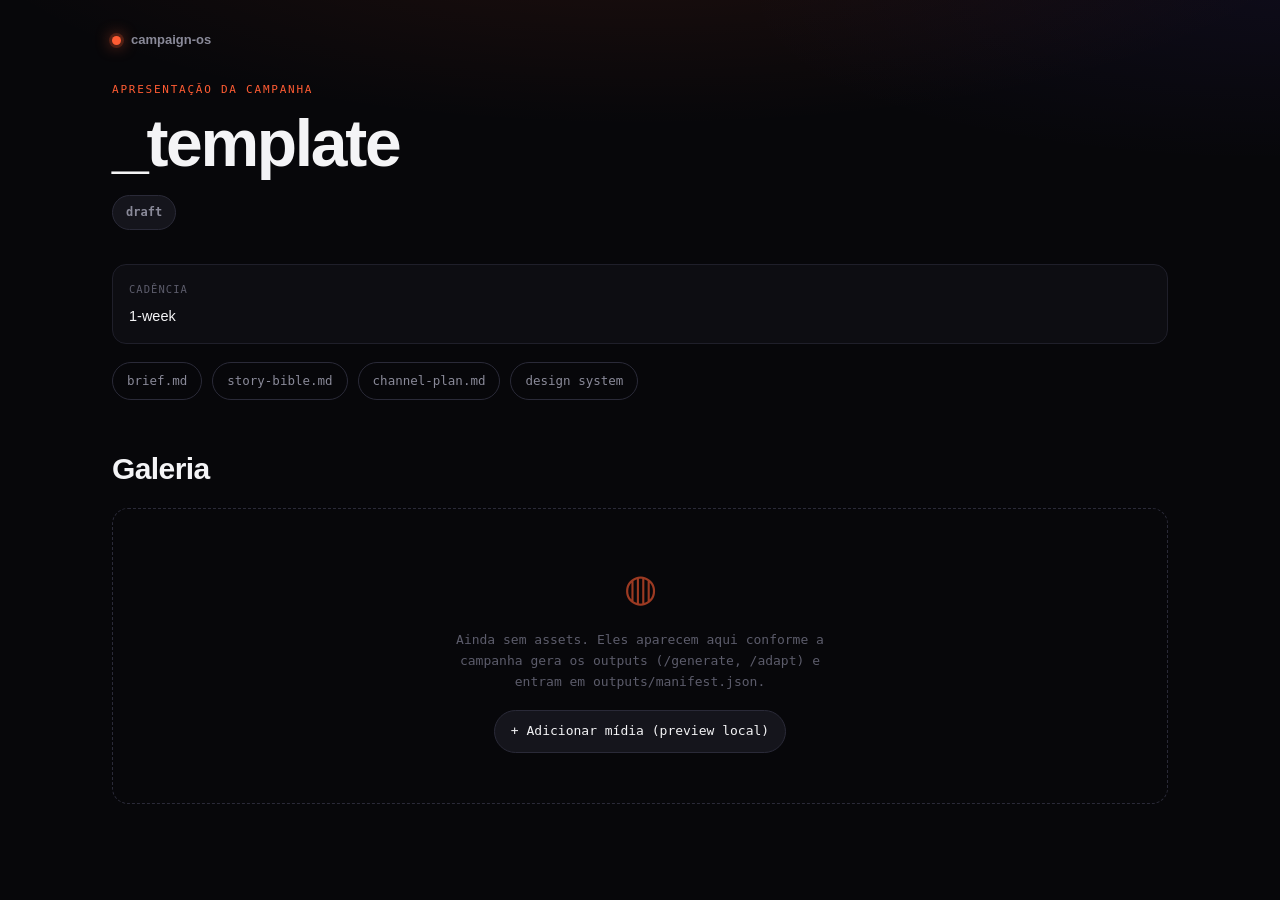
<file: campaigns/_template/presentation.html>
<!doctype html>
<html lang="pt-BR">
<head>
<meta charset="utf-8" />
<meta name="viewport" content="width=device-width, initial-scale=1, viewport-fit=cover" />
<meta name="theme-color" content="#07070a" />
<title>Campaign OS — Apresentação</title>
<meta name="description" content="Apresentação da campanha com galeria dos assets. Lê manifest.json e outputs/manifest.json." />
<link rel="icon" href="data:image/svg+xml,%3Csvg xmlns='http://www.w3.org/2000/svg' viewBox='0 0 100 100'%3E%3Ctext y='.9em' font-size='90'%3E%E2%97%89%3C/text%3E%3C/svg%3E" />
<style>
:root{
  --bg:#07070a;--bg-2:#0d0d12;--bg-3:#15151c;--border:#1f1f2a;--border-2:#2a2a38;
  --text:#f4f4f6;--muted:#8a8a99;--muted-2:#5c5c6b;--accent:#ff5c33;--accent-soft:rgba(255,92,51,.12);
  --ok:#43d17a;--sans:-apple-system,BlinkMacSystemFont,"Inter","Segoe UI",Roboto,sans-serif;
  --mono:ui-monospace,"SF Mono",Menlo,Consolas,monospace;
}
*{box-sizing:border-box}
html,body{margin:0;padding:0}
body{
  background:
    radial-gradient(ellipse 90% 40% at 50% -10%,rgba(255,92,51,.10),transparent 60%),
    radial-gradient(ellipse 70% 30% at 100% 0%,rgba(120,80,255,.06),transparent 60%),
    var(--bg);
  color:var(--text);font-family:var(--sans);line-height:1.55;-webkit-font-smoothing:antialiased;min-height:100vh;
}
.wrap{max-width:1100px;margin:0 auto;padding:28px 22px calc(60px + env(safe-area-inset-bottom,0px))}

.brand{display:inline-flex;align-items:center;gap:10px;font-size:13px;font-weight:600;color:var(--muted);margin-bottom:30px}
.brand .dot{width:9px;height:9px;border-radius:50%;background:var(--accent);box-shadow:0 0 0 3px rgba(255,92,51,.2),0 0 16px var(--accent)}

/* hero */
.hero{margin-bottom:34px}
.eyebrow{font-family:var(--mono);font-size:11px;letter-spacing:.16em;text-transform:uppercase;color:var(--accent);margin:0 0 12px}
h1{font-size:clamp(34px,7vw,66px);letter-spacing:-.035em;line-height:1.02;margin:0 0 18px;font-weight:700}
.meta{display:flex;flex-wrap:wrap;gap:8px;align-items:center}
.badge{font-family:var(--mono);font-size:12px;color:var(--muted);background:var(--bg-2);border:1px solid var(--border);border-radius:999px;padding:7px 13px}
.badge.status{color:#1a0a04;background:var(--accent);border-color:var(--accent);font-weight:600}
.badge.status[data-s="launched"]{background:var(--ok);border-color:var(--ok);color:#04140a}
.badge.status[data-s="draft"]{background:var(--bg-3);color:var(--muted);border-color:var(--border-2)}

/* recap */
.recap{display:grid;grid-template-columns:repeat(auto-fit,minmax(180px,1fr));gap:12px;margin:28px 0 8px}
.cell{background:var(--bg-2);border:1px solid var(--border);border-radius:14px;padding:16px}
.cell .k{font-family:var(--mono);font-size:10.5px;letter-spacing:.1em;text-transform:uppercase;color:var(--muted-2);margin-bottom:8px}
.cell .v{font-size:14.5px;color:var(--text);word-break:break-word}
.cell .v.empty{color:var(--muted-2)}
.docs{display:flex;flex-wrap:wrap;gap:10px;margin:18px 0 0}
.docs a{font-family:var(--mono);font-size:12.5px;color:var(--muted);border:1px solid var(--border-2);border-radius:999px;padding:8px 14px;text-decoration:none;transition:.15s}
.docs a:hover{color:var(--accent);border-color:var(--accent)}

/* section head */
.sec-head{display:flex;align-items:baseline;justify-content:space-between;gap:14px;margin:46px 0 16px;flex-wrap:wrap}
.sec-head h2{font-size:clamp(22px,3.2vw,30px);letter-spacing:-.02em;margin:0;font-weight:700}
.sec-head .count{font-family:var(--mono);font-size:12px;color:var(--muted-2)}

/* filters */
.filters{display:flex;flex-direction:column;gap:10px;margin-bottom:20px}
.frow{display:flex;flex-wrap:wrap;gap:7px;align-items:center}
.frow .flabel{font-family:var(--mono);font-size:10.5px;letter-spacing:.1em;text-transform:uppercase;color:var(--muted-2);margin-right:4px}
.chip{font-family:var(--mono);font-size:12.5px;color:var(--muted);background:var(--bg-2);border:1px solid var(--border);border-radius:999px;padding:8px 13px;cursor:pointer;transition:.14s}
.chip:hover{border-color:var(--border-2);color:var(--text)}
.chip.on{background:var(--accent);border-color:var(--accent);color:#1a0a04;font-weight:600}

/* gallery */
.gallery{display:grid;grid-template-columns:repeat(auto-fill,minmax(240px,1fr));gap:14px}
.card{position:relative;background:var(--bg-2);border:1px solid var(--border);border-radius:14px;overflow:hidden;cursor:pointer;transition:.16s;aspect-ratio:1/1}
.card:hover{border-color:var(--accent);transform:translateY(-2px)}
.card video,.card img{width:100%;height:100%;object-fit:cover;display:block;background:#000}
.card .tag{position:absolute;left:10px;top:10px;display:flex;gap:6px;flex-wrap:wrap;max-width:calc(100% - 20px)}
.card .tag span{font-family:var(--mono);font-size:10px;color:#fff;background:rgba(0,0,0,.6);backdrop-filter:blur(4px);border-radius:5px;padding:3px 7px}
.card .play{position:absolute;right:10px;bottom:10px;width:30px;height:30px;border-radius:50%;background:rgba(0,0,0,.55);backdrop-filter:blur(4px);display:grid;place-items:center;color:#fff;font-size:12px}
.card .cap{position:absolute;left:0;right:0;bottom:0;padding:24px 12px 10px;font-family:var(--mono);font-size:11px;color:#eaeaf0;background:linear-gradient(transparent,rgba(0,0,0,.75));white-space:nowrap;overflow:hidden;text-overflow:ellipsis}

/* empty / add */
.empty{text-align:center;padding:50px 20px;border:1px dashed var(--border-2);border-radius:16px;color:var(--muted-2)}
.empty .big{font-size:38px;color:var(--accent);opacity:.6;margin-bottom:12px}
.empty p{font-family:var(--mono);font-size:13px;line-height:1.6;margin:0 auto;max-width:50ch}
.addbtn{display:inline-flex;align-items:center;gap:8px;font-family:var(--mono);font-size:13px;color:var(--text);background:var(--bg-3);border:1px solid var(--border-2);border-radius:999px;padding:10px 16px;cursor:pointer;transition:.15s}
.addbtn:hover{border-color:var(--accent);color:var(--accent)}
.note{font-family:var(--mono);font-size:11.5px;color:var(--muted-2);margin-top:14px;line-height:1.5}

/* lightbox */
.lb{position:fixed;inset:0;z-index:90;background:rgba(5,5,8,.94);display:none;align-items:center;justify-content:center;padding:24px}
.lb.open{display:flex}
.lb .media{max-width:min(1000px,92vw);max-height:84vh;display:flex;flex-direction:column;gap:12px;align-items:center}
.lb video,.lb img{max-width:100%;max-height:78vh;border-radius:12px;background:#000}
.lb .lbcap{font-family:var(--mono);font-size:12.5px;color:var(--muted)}
.lb .x{position:absolute;top:16px;right:18px;width:42px;height:42px;border-radius:12px;border:1px solid var(--border-2);background:var(--bg-2);color:var(--text);font-size:20px;cursor:pointer}
.lb .nav{position:absolute;top:50%;transform:translateY(-50%);width:46px;height:46px;border-radius:50%;border:1px solid var(--border-2);background:rgba(13,13,18,.8);color:var(--text);font-size:22px;cursor:pointer;display:grid;place-items:center}
.lb .nav:hover{border-color:var(--accent);color:var(--accent)}
.lb .prev{left:16px}.lb .next{right:16px}
.lb .x:hover,.lb .nav:hover{border-color:var(--accent)}
@media(max-width:560px){.lb .nav{width:40px;height:40px}}
</style>
</head>
<body>
<div class="wrap">
  <span class="brand"><span class="dot"></span>campaign-os</span>

  <div class="hero">
    <p class="eyebrow" id="eyebrow">apresentação da campanha</p>
    <h1 id="title">—</h1>
    <div class="meta" id="meta"></div>
  </div>

  <div class="recap" id="recap"></div>
  <div class="docs" id="docs"></div>

  <div class="sec-head">
    <h2>Galeria</h2>
    <span class="count" id="count"></span>
  </div>
  <div class="filters" id="filters"></div>
  <div class="gallery" id="gallery"></div>
  <div id="emptyHost"></div>
  <p class="note" id="note"></p>
</div>

<div class="lb" id="lb">
  <button class="x" id="lbx" aria-label="Fechar">✕</button>
  <button class="nav prev" id="lbprev" aria-label="Anterior">‹</button>
  <button class="nav next" id="lbnext" aria-label="Próximo">›</button>
  <div class="media" id="lbmedia"></div>
</div>

<script>
(()=>{
"use strict";
const $=(s,r=document)=>r.querySelector(s);
const VIDEO_EXT=["mp4","webm","mov","m4v"],IMG_EXT=["jpg","jpeg","png","webp","gif","avif"];

let ASSETS=[];          // normalized
let filtered=[];        // after filters
const filterState={channel:"",beat:""};

/* ---- load manifests (works when served; file:// fetch may fail) ---- */
async function getJSON(url){try{const r=await fetch(url,{cache:"no-store"});if(!r.ok)throw 0;return await r.json()}catch{return null}}

function normAsset(a){
  if(typeof a==="string")a={file:a};
  const file=a.file||a.path||a.src||"";
  const base=(file.split("/").pop()||"").replace(/\.[^.]+$/,"");
  const ext=(file.split(".").pop()||"").toLowerCase();
  const type=a.type||(VIDEO_EXT.includes(ext)?"video":IMG_EXT.includes(ext)?"image":"other");
  const parts=base.split("_");           // {campaign}_{beat}_{channel}_{format}_{variant}_{model}_v{ver}
  let src=a.src||file;
  if(src && !/^https?:|^blob:|^data:|^\.?\/?outputs\//.test(src)) src="outputs/"+src;
  return {
    src, type,
    title:a.title||base||"asset",
    beat:a.beat||parts[1]||"",
    channel:a.channel||parts[2]||"",
    format:a.format||parts[3]||"",
    model:a.model||parts[5]||"",
    poster:a.poster?(/^https?:|^blob:|^\.?\/?outputs\//.test(a.poster)?a.poster:"outputs/"+a.poster):"",
    local:!!a.local
  };
}

async function load(){
  const meta=await getJSON("manifest.json");
  const out=await getJSON("outputs/manifest.json");
  renderHeader(meta);
  if(out&&Array.isArray(out.assets))ASSETS=out.assets.map(normAsset);
  if(!meta&&!out){
    $("#note").textContent="Abrindo via arquivo local: o navegador bloqueia a leitura do manifest.json. Sirva a pasta da campanha (ex: python3 -m http.server) ou adicione mídia local abaixo para pré-visualizar.";
  }
  renderFilters();applyFilters();
}

function val(v){return (Array.isArray(v)?v.join(", "):v)||""}
function renderHeader(meta){
  meta=meta||{};
  const id=(meta.campaign_id&&!/^TEMPLATE/.test(meta.campaign_id))?meta.campaign_id:locationId();
  $("#title").textContent=id||"campanha";
  document.title="Campaign OS — "+(id||"campanha");
  const m=$("#meta");m.innerHTML="";
  const status=(meta.status&&!/^TEMPLATE/.test(meta.status))?meta.status:"draft";
  m.appendChild(badge(status,"status",status));
  const client=meta.client&&!/^TEMPLATE/.test(meta.client)?meta.client:"";
  if(client)m.appendChild(badge(client));
  (meta.channels||[]).forEach(c=>m.appendChild(badge(c)));

  const cells=[
    ["sprint",clean(meta.sprint_id)],
    ["cadência",clean(meta.cadence)],
    ["idiomas",val(meta.languages)],
    ["canais",val(meta.channels)],
    ["kpis",val((meta.kpis&&meta.kpis.leading)||[])],
    ["notas",clean(meta.notes)],
  ].filter(([,v])=>v!=="");
  const r=$("#recap");
  if(cells.length){r.innerHTML=cells.map(([k,v])=>`<div class="cell"><div class="k">${k}</div><div class="v">${esc(v)}</div></div>`).join("")}
  else{r.style.display="none"}

  $("#docs").innerHTML=`<a href="brief.md">brief.md</a><a href="story-bible.md">story-bible.md</a><a href="channel-plan.md">channel-plan.md</a><a href="brand/visual-system.md">design system</a>`;
}
function clean(v){return (v&&!/^TEMPLATE/.test(String(v)))?v:""}
function locationId(){const p=location.pathname.split("/").filter(Boolean);const i=p.indexOf("campaigns");return i>=0&&p[i+1]?p[i+1]:""}
function badge(text,cls,dataS){const b=document.createElement("span");b.className="badge"+(cls?" "+cls:"");if(dataS)b.dataset.s=dataS;b.textContent=text;return b}

/* ---- filters ---- */
function uniq(key){return [...new Set(ASSETS.map(a=>a[key]).filter(Boolean))]}
function renderFilters(){
  const host=$("#filters");host.innerHTML="";
  const ch=uniq("channel"),bt=uniq("beat");
  if(!ASSETS.length){host.style.display="none";return}
  host.style.display="";
  if(ch.length>1)host.appendChild(filterRow("canais","channel",ch));
  if(bt.length>1)host.appendChild(filterRow("beats","beat",bt));
}
function filterRow(label,key,opts){
  const row=document.createElement("div");row.className="frow";
  row.innerHTML=`<span class="flabel">${label}</span>`;
  const all=chip("todos",filterState[key]==="");all.onclick=()=>{filterState[key]="";applyFilters();renderFilters()};
  row.appendChild(all);
  opts.forEach(o=>{const c=chip(o,filterState[key]===o);c.onclick=()=>{filterState[key]=filterState[key]===o?"":o;applyFilters();renderFilters()};row.appendChild(c)});
  return row;
}
function chip(text,on){const b=document.createElement("button");b.className="chip"+(on?" on":"");b.textContent=text;return b}

function applyFilters(){
  filtered=ASSETS.filter(a=>(!filterState.channel||a.channel===filterState.channel)&&(!filterState.beat||a.beat===filterState.beat));
  renderGallery();
}

/* ---- gallery ---- */
function renderGallery(){
  const g=$("#gallery"),host=$("#emptyHost");
  $("#count").textContent=ASSETS.length?(filtered.length+" de "+ASSETS.length+" assets"):"";
  g.innerHTML="";host.innerHTML="";
  if(!filtered.length){
    const e=document.createElement("div");e.className="empty";
    e.innerHTML=`<div class="big">◍</div><p>${ASSETS.length?"Nenhum asset com esse filtro.":"Ainda sem assets. Eles aparecem aqui conforme a campanha gera os outputs (<code>/generate</code>, <code>/adapt</code>) e entram em <code>outputs/manifest.json</code>."}</p>`;
    const add=document.createElement("label");add.className="addbtn";add.style.marginTop="18px";
    add.innerHTML=`+ Adicionar mídia (preview local)<input type="file" accept="video/*,image/*" multiple hidden id="addin">`;
    e.appendChild(add);host.appendChild(e);
    wireAdd();
    return;
  }
  filtered.forEach((a,idx)=>{
    const c=document.createElement("div");c.className="card";c.onclick=()=>openLB(idx);
    const media=a.type==="video"
      ? `<video src="${a.src}" muted loop playsinline preload="metadata" ${a.poster?`poster="${a.poster}"`:""}></video><div class="play">▶</div>`
      : `<img src="${a.src}" alt="${esc(a.title)}" loading="lazy">`;
    const tags=[a.channel,a.beat].filter(Boolean).map(t=>`<span>${esc(t)}</span>`).join("");
    c.innerHTML=media+(tags?`<div class="tag">${tags}</div>`:"")+`<div class="cap">${esc(a.title)}</div>`;
    const v=c.querySelector("video");
    if(v){c.onmouseenter=()=>v.play().catch(()=>{});c.onmouseleave=()=>{v.pause();v.currentTime=0}}
    g.appendChild(c);
  });
  // trailing add tile
  const addCard=document.createElement("label");addCard.className="card";addCard.style.display="grid";addCard.style.placeItems="center";addCard.style.cursor="pointer";addCard.style.color="var(--muted-2)";addCard.style.fontFamily="var(--mono)";addCard.style.fontSize="13px";
  addCard.innerHTML=`+ mídia local<input type="file" accept="video/*,image/*" multiple hidden id="addin">`;
  g.appendChild(addCard);wireAdd();
}
function wireAdd(){
  const inp=$("#addin");if(!inp)return;
  inp.addEventListener("change",e=>{
    [...e.target.files].forEach(f=>{
      const url=URL.createObjectURL(f);
      ASSETS.push(normAsset({file:f.name,src:url,type:f.type.startsWith("video")?"video":"image",title:f.name,local:true}));
    });
    renderFilters();applyFilters();
  });
}

/* ---- lightbox ---- */
let lbi=0;
function openLB(i){lbi=i;drawLB();$("#lb").classList.add("open")}
function closeLB(){$("#lb").classList.remove("open");$("#lbmedia").innerHTML=""}
function step(d){lbi=(lbi+d+filtered.length)%filtered.length;drawLB()}
function drawLB(){
  const a=filtered[lbi];const host=$("#lbmedia");
  host.innerHTML=(a.type==="video"
    ? `<video src="${a.src}" controls autoplay loop playsinline ${a.poster?`poster="${a.poster}"`:""}></video>`
    : `<img src="${a.src}" alt="${esc(a.title)}">`)
    +`<div class="lbcap">${esc(a.title)}${a.model?" · "+esc(a.model):""}</div>`;
}
$("#lbx").onclick=closeLB;$("#lbprev").onclick=()=>step(-1);$("#lbnext").onclick=()=>step(1);
$("#lb").addEventListener("click",e=>{if(e.target.id==="lb")closeLB()});
document.addEventListener("keydown",e=>{if(!$("#lb").classList.contains("open"))return;if(e.key==="Escape")closeLB();if(e.key==="ArrowLeft")step(-1);if(e.key==="ArrowRight")step(1)});

function esc(s){return String(s).replace(/[&<>"]/g,c=>({"&":"&amp;","<":"&lt;",">":"&gt;",'"':"&quot;"}[c]))}

load();
})();
</script>
</body>
</html>
</file>
<file: styles.css>
:root {
  --bg: #07070a;
  --bg-2: #0d0d12;
  --bg-3: #15151c;
  --border: #1f1f2a;
  --border-2: #2a2a38;
  --text: #f4f4f6;
  --muted: #8a8a99;
  --muted-2: #5c5c6b;
  --accent: #ff5c33;
  --accent-soft: rgba(255, 92, 51, 0.12);
  --mono: ui-monospace, "JetBrains Mono", "SF Mono", Menlo, Consolas, monospace;
  --sans: -apple-system, BlinkMacSystemFont, "Inter", "Segoe UI", Roboto, sans-serif;
}

* { box-sizing: border-box; }

html, body {
  margin: 0;
  padding: 0;
  background: var(--bg);
  color: var(--text);
  font-family: var(--sans);
  line-height: 1.55;
  -webkit-font-smoothing: antialiased;
  text-rendering: optimizeLegibility;
}

body {
  background:
    radial-gradient(ellipse 80% 50% at 50% -10%, rgba(255, 92, 51, 0.10), transparent 60%),
    radial-gradient(ellipse 60% 40% at 100% 0%, rgba(120, 80, 255, 0.06), transparent 60%),
    var(--bg);
  min-height: 100vh;
}

a { color: inherit; text-decoration: none; }

code {
  font-family: var(--mono);
  font-size: 0.9em;
  background: var(--bg-3);
  border: 1px solid var(--border);
  padding: 1px 6px;
  border-radius: 4px;
  color: #d4d4d8;
}

.nav {
  display: flex;
  align-items: center;
  justify-content: space-between;
  padding: 20px 32px;
  border-bottom: 1px solid var(--border);
  position: sticky;
  top: 0;
  background: rgba(7, 7, 10, 0.78);
  backdrop-filter: blur(12px);
  -webkit-backdrop-filter: blur(12px);
  z-index: 50;
}

.brand {
  display: inline-flex;
  align-items: center;
  gap: 10px;
  font-family: var(--mono);
  font-size: 14px;
  font-weight: 600;
  letter-spacing: -0.01em;
}

.brand-dot {
  display: inline-block;
  width: 10px;
  height: 10px;
  border-radius: 50%;
  background: var(--accent);
  box-shadow: 0 0 0 3px rgba(255, 92, 51, 0.2), 0 0 20px var(--accent);
}
.brand-dot.small { width: 8px; height: 8px; }

.nav nav {
  display: flex;
  align-items: center;
  gap: 24px;
  font-size: 14px;
}

.nav nav a {
  color: var(--muted);
  transition: color 0.15s ease;
}
.nav nav a:hover { color: var(--text); }
.nav nav a.ghost {
  color: var(--text);
  border: 1px solid var(--border-2);
  padding: 7px 14px;
  border-radius: 999px;
  font-family: var(--mono);
  font-size: 13px;
}
.nav nav a.ghost:hover {
  background: var(--bg-3);
  border-color: var(--accent);
}

main { max-width: 1100px; margin: 0 auto; padding: 0 32px; }

.hero {
  padding: 110px 0 90px;
  text-align: left;
}

.eyebrow {
  font-family: var(--mono);
  font-size: 12px;
  letter-spacing: 0.12em;
  text-transform: uppercase;
  color: var(--accent);
  margin: 0 0 24px;
}

h1 {
  font-size: clamp(48px, 7.5vw, 92px);
  line-height: 1.02;
  letter-spacing: -0.035em;
  font-weight: 700;
  margin: 0 0 32px;
}

.accent { color: var(--accent); }

.lede {
  max-width: 720px;
  font-size: 19px;
  color: #c8c8d2;
  margin: 0 0 40px;
  line-height: 1.55;
}
.lede.small { font-size: 16px; max-width: 680px; }

.lede a { color: var(--accent); text-decoration: underline; text-underline-offset: 3px; }

.cta {
  display: flex;
  flex-wrap: wrap;
  gap: 12px;
  margin-bottom: 56px;
}

.btn {
  display: inline-flex;
  align-items: center;
  gap: 8px;
  padding: 14px 22px;
  border-radius: 999px;
  border: 1px solid var(--border-2);
  background: var(--bg-3);
  color: var(--text);
  font-family: var(--mono);
  font-size: 14px;
  font-weight: 500;
  transition: all 0.18s ease;
}
.btn:hover { border-color: #4a4a5c; background: #1c1c26; transform: translateY(-1px); }
.btn.primary {
  background: var(--accent);
  border-color: var(--accent);
  color: #1a0a04;
  font-weight: 600;
}
.btn.primary:hover {
  background: #ff734d;
  border-color: #ff734d;
  box-shadow: 0 8px 30px rgba(255, 92, 51, 0.35);
}

.codeblock {
  font-family: var(--mono);
  font-size: 13.5px;
  background: var(--bg-2);
  border: 1px solid var(--border);
  border-radius: 12px;
  padding: 22px 24px;
  margin: 0;
  overflow-x: auto;
  color: #d4d4d8;
  line-height: 1.7;
}
.codeblock.big { font-size: 14.5px; padding: 26px 28px; }
.codeblock .c { color: var(--muted-2); }

/* Sections */
section.grid {
  padding: 60px 0;
  border-top: 1px solid var(--border);
}

section h2 {
  font-size: clamp(28px, 3.5vw, 40px);
  letter-spacing: -0.025em;
  margin: 0 0 36px;
  font-weight: 700;
}

.cards {
  display: grid;
  grid-template-columns: repeat(auto-fill, minmax(260px, 1fr));
  gap: 16px;
}

.card {
  display: block;
  background: var(--bg-2);
  border: 1px solid var(--border);
  border-radius: 14px;
  padding: 24px;
  transition: all 0.18s ease;
  position: relative;
  overflow: hidden;
}
.card:hover {
  border-color: var(--border-2);
  transform: translateY(-2px);
  background: var(--bg-3);
}
.card:hover .num { color: var(--accent); }

.card .num {
  font-family: var(--mono);
  font-size: 12px;
  color: var(--muted-2);
  letter-spacing: 0.08em;
  display: block;
  margin-bottom: 12px;
  transition: color 0.18s ease;
}
.card h3 {
  font-size: 18px;
  margin: 0 0 8px;
  letter-spacing: -0.01em;
  font-weight: 600;
}
.card p {
  color: var(--muted);
  font-size: 14.5px;
  margin: 0;
  line-height: 1.5;
}

.band {
  padding: 80px 0;
  border-top: 1px solid var(--border);
}
.band.alt { background: linear-gradient(180deg, transparent, var(--bg-2) 50%, transparent); border-top: 1px solid var(--border); }

.roles {
  width: 100%;
  border-collapse: collapse;
  font-size: 14.5px;
}
.roles th, .roles td {
  text-align: left;
  padding: 14px 16px;
  border-bottom: 1px solid var(--border);
  vertical-align: top;
}
.roles th {
  font-family: var(--mono);
  font-size: 11.5px;
  text-transform: uppercase;
  letter-spacing: 0.1em;
  color: var(--muted-2);
  font-weight: 500;
}
.roles tbody tr:hover { background: var(--bg-2); }
.roles td:first-child { font-family: var(--mono); font-size: 13.5px; }
.roles td:last-child { color: var(--muted); font-family: var(--mono); font-size: 13px; }

.sprint {
  list-style: none;
  padding: 0;
  margin: 0;
  display: grid;
  gap: 8px;
}
.sprint li {
  display: grid;
  grid-template-columns: 70px 1fr;
  align-items: center;
  gap: 24px;
  padding: 18px 22px;
  background: var(--bg-2);
  border: 1px solid var(--border);
  border-radius: 12px;
  transition: all 0.15s ease;
}
.sprint li:hover { border-color: var(--accent); }
.sprint .day {
  font-family: var(--mono);
  font-weight: 700;
  color: var(--accent);
  font-size: 16px;
}
.sprint li div strong { font-weight: 600; }
.sprint li div { color: var(--muted); font-size: 15px; }
.sprint li div strong { color: var(--text); margin-right: 6px; }

.tagging .codeblock { margin-top: 8px; }
.cta-band { text-align: left; padding-bottom: 100px; }

footer {
  border-top: 1px solid var(--border);
  padding: 32px;
  display: flex;
  justify-content: space-between;
  align-items: center;
  font-family: var(--mono);
  font-size: 13px;
  color: var(--muted);
  max-width: 1100px;
  margin: 60px auto 0;
  flex-wrap: wrap;
  gap: 16px;
}
footer > div { display: flex; align-items: center; gap: 10px; }
.footer-links { gap: 22px !important; }
.footer-links a:hover { color: var(--text); }

/* ===== Links page ===== */
.links-page main.links-main {
  max-width: 1100px;
  padding-top: 20px;
}

.links-hero {
  padding: 70px 0 40px;
}
.links-hero h1 {
  font-size: clamp(40px, 5.5vw, 64px);
  margin-bottom: 22px;
}
.links-hero .lede { font-size: 17px; }

.toc {
  display: flex;
  flex-wrap: wrap;
  gap: 8px;
  padding: 14px 0 30px;
  border-bottom: 1px solid var(--border);
  margin-bottom: 50px;
  position: sticky;
  top: 65px;
  background: rgba(7, 7, 10, 0.92);
  backdrop-filter: blur(10px);
  -webkit-backdrop-filter: blur(10px);
  z-index: 10;
}
.toc a {
  font-family: var(--mono);
  font-size: 12.5px;
  color: var(--muted);
  padding: 6px 12px;
  border: 1px solid var(--border);
  border-radius: 999px;
  transition: all 0.15s ease;
}
.toc a:hover { color: var(--text); border-color: var(--accent); background: var(--accent-soft); }

.link-group {
  padding: 0 0 56px;
}
.link-group h2 {
  font-size: 22px;
  letter-spacing: -0.015em;
  margin: 0 0 22px;
  font-weight: 600;
  font-family: var(--mono);
  color: var(--muted);
  text-transform: uppercase;
  font-size: 12px;
  letter-spacing: 0.14em;
}

.link-list {
  list-style: none;
  padding: 0;
  margin: 0;
  display: grid;
  gap: 8px;
}
.link-list.two-col {
  grid-template-columns: repeat(auto-fill, minmax(320px, 1fr));
}

.link-list li a {
  display: grid;
  grid-template-columns: 96px 1fr;
  align-items: baseline;
  column-gap: 18px;
  row-gap: 4px;
  padding: 18px 22px;
  background: var(--bg-2);
  border: 1px solid var(--border);
  border-radius: 10px;
  transition: all 0.15s ease;
  position: relative;
}
.link-list li a:hover {
  border-color: var(--accent);
  background: var(--bg-3);
  transform: translateX(2px);
}
.link-list li a:hover .key { color: var(--accent); }
.link-list li a:hover .title::after { color: var(--accent); transform: translateX(3px); }

.link-list .key {
  grid-row: 1 / 3;
  font-family: var(--mono);
  font-size: 11.5px;
  letter-spacing: 0.06em;
  color: var(--muted-2);
  text-transform: uppercase;
  align-self: center;
  transition: color 0.15s ease;
}

.link-list .title {
  font-family: var(--mono);
  font-size: 15px;
  font-weight: 500;
  color: var(--text);
  position: relative;
  display: inline-block;
}
.link-list .title::after {
  content: " →";
  color: var(--muted-2);
  display: inline-block;
  transition: all 0.15s ease;
  margin-left: 6px;
}

.link-list .sub {
  font-size: 13.5px;
  color: var(--muted);
  line-height: 1.4;
}

/* responsive */
@media (max-width: 720px) {
  .nav { padding: 16px 20px; }
  .nav nav { gap: 14px; font-size: 13px; }
  .nav nav a:not(.ghost) { display: none; }
  main { padding: 0 20px; }
  .hero { padding: 70px 0 60px; }
  .band, section.grid { padding: 50px 0; }
  .sprint li { grid-template-columns: 56px 1fr; gap: 14px; padding: 14px 16px; }
  .link-list li a { grid-template-columns: 70px 1fr; padding: 14px 16px; column-gap: 12px; }
  .roles th, .roles td { padding: 10px 8px; font-size: 13px; }
  .toc { top: 56px; }
  footer { flex-direction: column; align-items: flex-start; padding: 24px 20px; }
}
</file>
